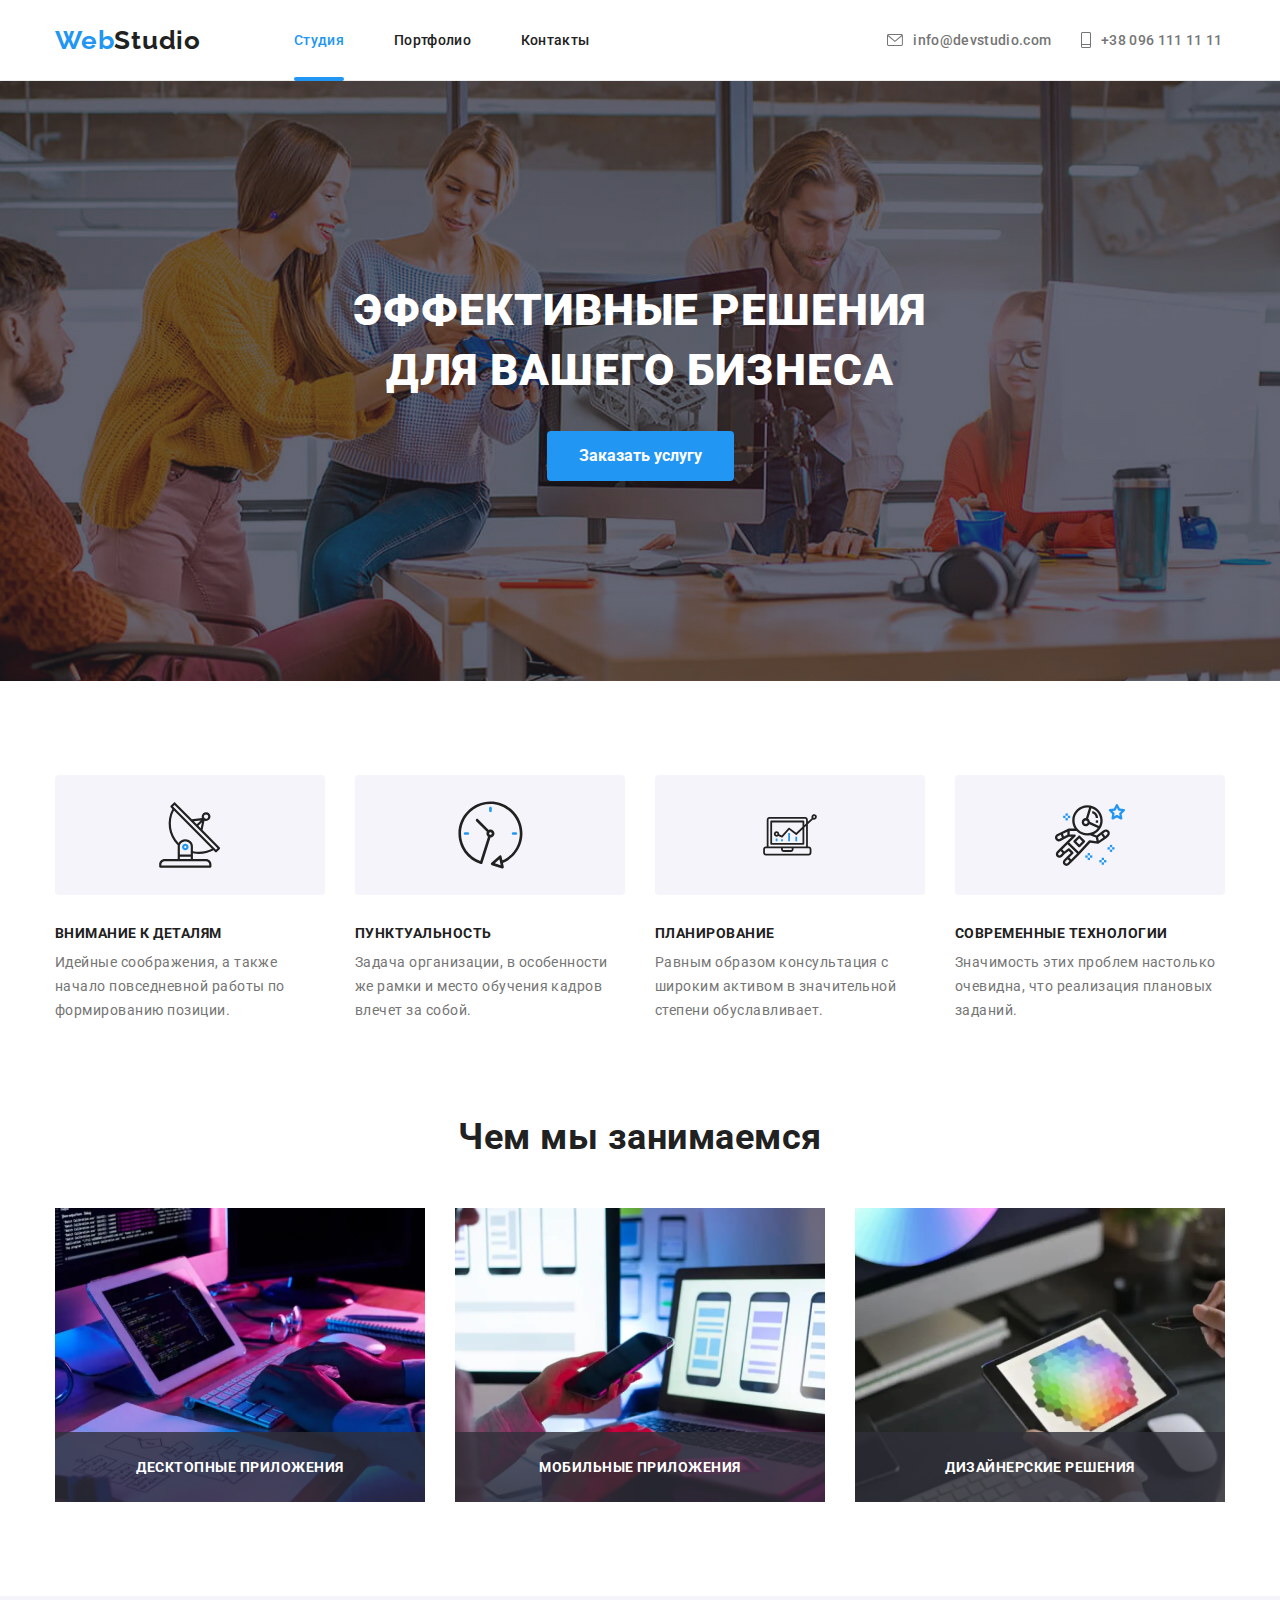
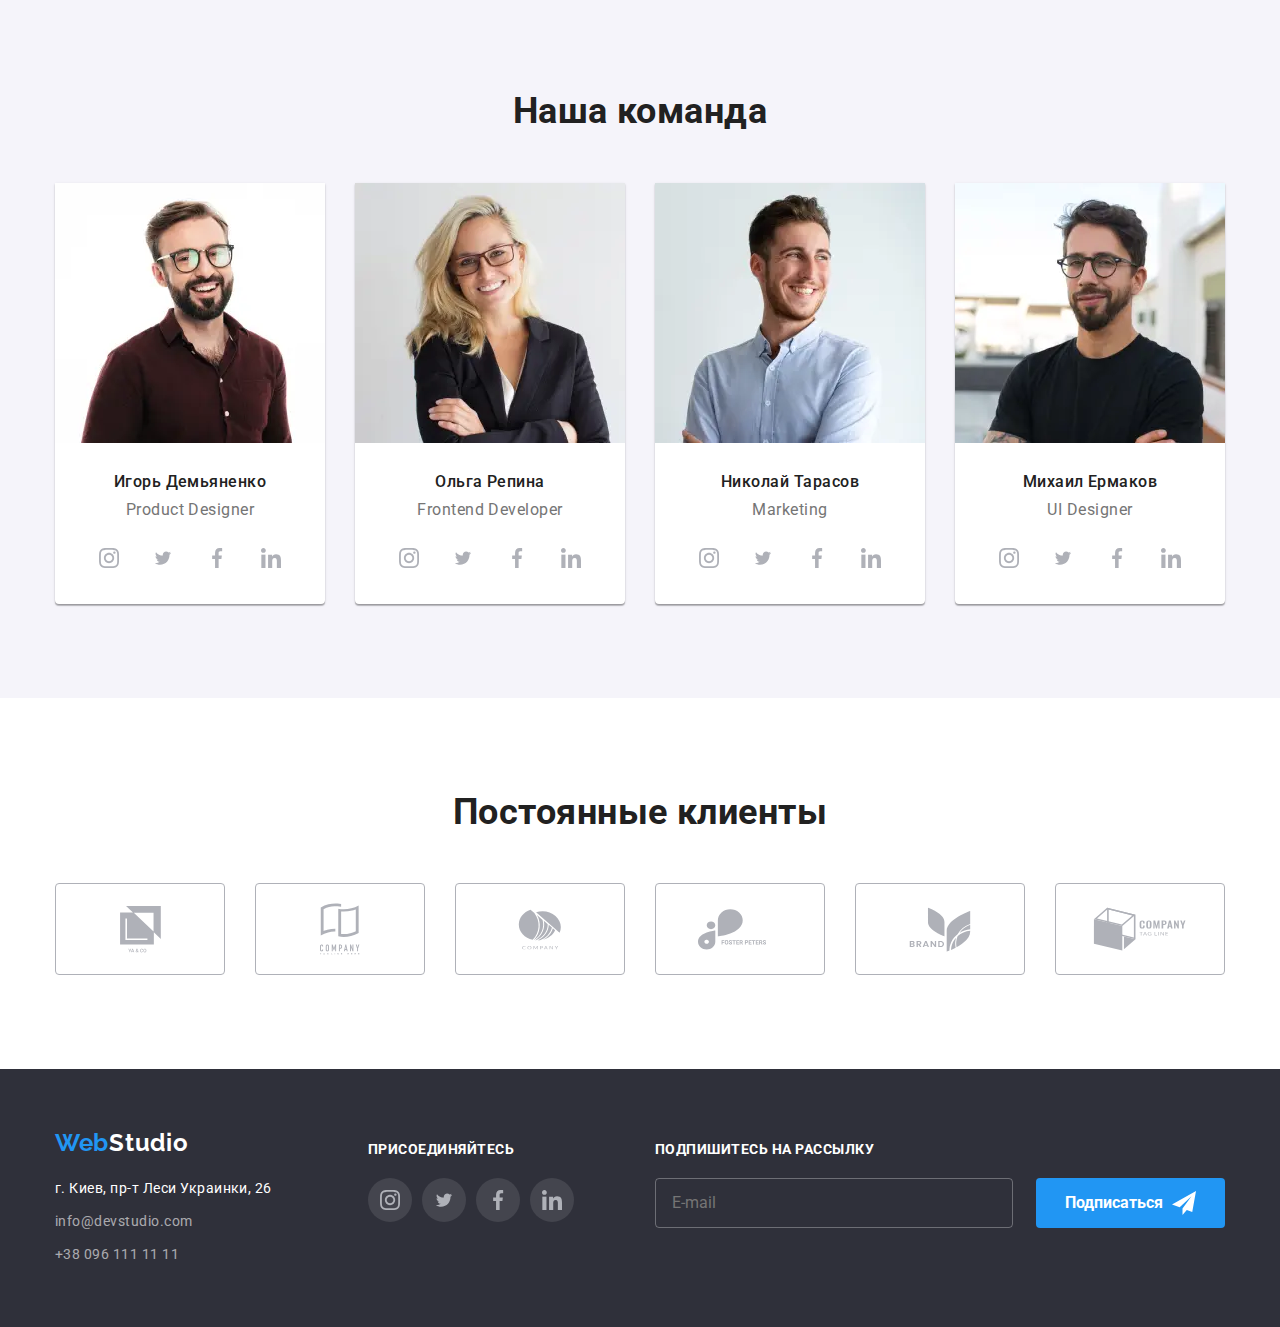
<file: index.html>
<!DOCTYPE html>
<html lang="ru">
  <head>
    <meta charset="UTF-8" />
    <meta http-equiv="X-UA-Compatible" content="IE=edge" />
    <meta name="viewport" content="width=device-width, initial-scale=1.0" />
    <link rel="preconnect" href="https://fonts.gstatic.com" />
    <link
      href="https://fonts.googleapis.com/css2?family=Raleway:wght@700&family=Roboto:wght@400;500;700;900&display=swap"
      rel="stylesheet"
    />
    <link
      rel="stylesheet"
      href="https://cdnjs.cloudflare.com/ajax/libs/modern-normalize/1.0.0/modern-normalize.min.css"
    />
    <link rel="stylesheet" href="./css/main.min.css" />
    <title>mainpage</title>
  </head>
  <body>
    <!-- HEADER -->
    <header class="header">
      <div class="header__container container">
        <a href="./index.html" class="site-nav__logo logo logo_theam_dark"
          ><span class="accent">Web</span>Studio</a
        >
        <button class="header__mobile-menu-open" type="button" data-menu-open>
          <svg class="header__open-icon" width="40px" height="40px">
            <use href="./images/icons.svg#mobile-menu-icon"></use>
          </svg>
        </button>
        <div class="header__menu-wrapper" data-menu>
          <div class="header__mobile-container">
            <button class="header__close-button" type="button" data-menu-close>
              <svg class="header__close-icon" width="40px" height="40px">
                <use href="./images/icons.svg#mobile-menu-close-icon"></use>
              </svg>
            </button>
            <nav class="site-nav">
              <ul class="site-nav__pages-link list">
                <li class="site-nav__item">
                  <a href="./index.html" class="site-nav__link"
                    ><span class="site-nav__underline accent">Студия</span></a
                  >
                </li>
                <li class="site-nav__item">
                  <a href="./portfolio.html" class="site-nav__link"
                    >Портфолио</a
                  >
                </li>
                <li class="site-nav__item">
                  <a href="/" class="site-nav__link">Контакты</a>
                </li>
              </ul>
            </nav>
            <ul class="site-nav-contacts list">
              <li class="site-nav-contacts__item">
                <a
                  href="mailto:info@devstudio.com"
                  class="site-nav-contacts__link"
                >
                  <svg
                    class="site-nav-contacts__icon"
                    width="16px"
                    height="12px"
                  >
                    <use href="./images/icons.svg#email"></use>
                  </svg>
                  <span
                    class="
                      site-nav-contacts__link-text site-nav-contacts__email
                    "
                    >info@devstudio.com</span
                  ></a
                >
              </li>
              <li class="site-nav-contacts__item">
                <a href="tel:+380961111111" class="site-nav-contacts__link">
                  <svg
                    class="site-nav-contacts__icon"
                    width="10px"
                    height="16px"
                  >
                    <use href="./images/icons.svg#phone"></use>
                  </svg>

                  <span
                    class="
                      site-nav-contacts__link-text site-nav-contacts__phone
                    "
                    >+38 096 111 11 11</span
                  ></a
                >
              </li>
            </ul>
            <ul class="header-social-list list">
              <li class="header-social-list__item">
                <a href="" class="header-social-list__link">Instagram</a>
              </li>
              <li class="header-social-list__item">
                <a href="" class="header-social-list__link">Twitter</a>
              </li>
              <li class="header-social-list__item">
                <a href="" class="header-social-list__link">Facebook</a>
              </li>
              <li class="header-social-list__item">
                <a href="" class="header-social-list__link">LinkedIn</a>
              </li>
            </ul>
          </div>
        </div>
      </div>
    </header>
    <!-- HERO -->
    <main class="main">
      <section class="hero">
        <h1 class="hero__title">
          Эффективные решения <br />
          для вашего бизнеса
        </h1>
        <button class="hero__button button" type="button" data-modal-open>
          Заказать услугу
        </button>
      </section>
      <section class="strong-points section">
        <div class="strong-points__container container">
          <ul class="strong-points__list list">
            <li class="strong-points__item">
              <div class="strong-points__icon-wrapper">
                <svg class="strong-points__icon" width="65.32px" height="70px">
                  <use href="./images/icons.svg#antenna"></use>
                </svg>
              </div>
              <h3 class="strong-points__title">Внимание к деталям</h3>
              <p class="strong-points__text">
                Идейные соображения, а также начало повседневной работы по
                формированию позиции.
              </p>
            </li>
            <li class="strong-points__item">
              <div class="strong-points__icon-wrapper">
                <svg class="strong-points__icon" width="66.96px" height="70px">
                  <use href="./images/icons.svg#clock"></use>
                </svg>
              </div>
              <h3 class="strong-points__title">Пунктуальность</h3>
              <p class="strong-points__text">
                Задача организации, в особенности же рамки и место обучения
                кадров влечет за собой.
              </p>
            </li>
            <li class="strong-points__item">
              <div class="strong-points__icon-wrapper">
                <svg class="strong-points__icon" width="70px" height="53.69px">
                  <use href="./images/icons.svg#diagram"></use>
                </svg>
              </div>
              <h3 class="strong-points__title">Планирование</h3>
              <p class="strong-points__text">
                Равным образом консультация с широким активом в значительной
                степени обуславливает.
              </p>
            </li>
            <li class="strong-points__item">
              <div class="strong-points__icon-wrapper">
                <svg class="strong-points__icon" width="70px" height="70px">
                  <use href="./images/icons.svg#astronaut"></use>
                </svg>
              </div>
              <h3 class="strong-points__title">Современные технологии</h3>
              <p class="strong-points__text">
                Значимость этих проблем настолько очевидна, что реализация
                плановых заданий.
              </p>
            </li>
          </ul>
        </div>
      </section>
      <!-- WHAT-WE-DO -->
      <section class="what-we-do section">
        <div class="what-we-do__container container">
          <h2 class="what-we-do__title title">Чем мы занимаемся</h2>
          <ul class="what-we-do__list list">
            <li class="what-we-do__item">
              <picture>
                <source
                  srcset="
                    ./images/what-we-do/webp/wedo1.webp   1x,
                    ./images/what-we-do/webp/wedo1x2.webp 2x
                  "
                />
                <source
                  srcset="
                    ./images/what-we-do/jpg/wedo1.jpg   1x,
                    ./images/what-we-do/jpg/wedo1x2.jpg 2x
                  "
                />
                <img
                  class="what-we-do__image"
                  src="./images/what-we-do/jpg/wedo1.jpg"
                  width="370"
                  alt="Программист набирает код"
                />
              </picture>

              <div class="what-we-do__text-wrapper">
                <p class="what-we-do__text">десктопные приложения</p>
              </div>
            </li>
            <li class="what-we-do__item">
              <picture>
                <source
                  srcset="
                    ./images/what-we-do/webp/wedo2.webp   1x,
                    ./images/what-we-do/webp/wedo2x2.webp 2x
                  "
                />
                <source
                  srcset="
                    ./images/what-we-do/jpg/wedo2.jpg   1x,
                    ./images/what-we-do/jpg/wedo2x2.jpg 2x
                  "
                />
                <img
                  class="what-we-do__image"
                  src="./images/what-we-do/jpg/wedo2.jpg"
                  width="370"
                  alt="дизайн смартфонов"
                />
              </picture>

              <div class="what-we-do__text-wrapper">
                <p class="what-we-do__text">мобильные приложения</p>
              </div>
            </li>
            <li class="what-we-do__item">
              <picture>
                <source
                  srcset="
                    ./images/what-we-do/webp/wedo3.webp   1x,
                    ./images/what-we-do/webp/wedo3x2.webp 2x
                  "
                />
                <source
                  srcset="
                    ./images/what-we-do/jpg/wedo3.jpg   1x,
                    ./images/what-we-do/jpg/wedo3x2.jpg 2x
                  "
                />
                <img
                  class="what-we-do__image"
                  src="./images/what-we-do/jpg/wedo3.jpg"
                  width="370"
                  alt="Палитра цветов на планшете"
                />
              </picture>
              <div class="what-we-do__text-wrapper">
                <p class="what-we-do__text">дизайнерские решения</p>
              </div>
            </li>
          </ul>
        </div>
      </section>
      <!-- OUR TEAM -->
      <section class="our-team section">
        <div class="our-team__container container">
          <h2 class="our-team__main-title title">Наша команда</h2>
          <ul class="our-team__list list">
            <li class="our-team__item">
              <picture>
                <source
                  srcset="
                    ./images/our-team/webp/desk-prod-designer.webp   1x,
                    ./images/our-team/webp/desk-prod-designer2x.webp 2x
                  "
                  media="(min-width: 1200px)"
                />
                <source
                  srcset="
                    ./images/our-team/jpg/desk-prod-designer.jpg   1x,
                    ./images/our-team/jpg/desk-prod-designer2x.jpg 2x
                  "
                  media="(min-width: 1200px)"
                />

                <source
                  srcset="
                    ./images/our-team/webp/tablet-prod-designer.webp   1x,
                    ./images/our-team/webp/tablet-prod-designer2x.webp 2x
                  "
                  media="(min-width: 768px)"
                />
                <source
                  srcset="
                    ./images/our-team/jpg/tablet-prod-designer.jpg   1x,
                    ./images/our-team/jpg/tablet-prod-designer2x.jpg 2x
                  "
                  media="(min-width: 768px)"
                />

                <source
                  srcset="
                    ./images/our-team/webp/mobile-prod-designer.webp   1x,
                    ./images/our-team/webp/mobile-prod-designer2x.webp 2x
                  "
                  media="(max-width: 767px)"
                />
                <source
                  srcset="
                    ./images/our-team/jpg/mobile-prod-designer.jpg   1x,
                    ./images/our-team/jpg/mobile-prod-designer2x.jpg 2x
                  "
                  media="(max-width: 767px)"
                />

                <img
                  class="our-team__img"
                  src="./images/our-team/jpg/mobile-prod-designer.jpg"
                  alt="product-designer"
                />
              </picture>
              <h3 class="our-team__title">Игорь Демьяненко</h3>
              <p class="our-team__text">Product Designer</p>
              <ul class="social-list list">
                <li class="social-list__item">
                  <a href="" class="social-list__link"
                    ><svg class="social-list__icon" width="20px" height="20px">
                      <use href="./images/icons.svg#instagram"></use>
                    </svg>
                  </a>
                </li>
                <li class="social-list__item">
                  <a href="" class="social-list__link"
                    ><svg
                      class="social-list__icon"
                      width="20px"
                      height="16.25px"
                    >
                      <use href="./images/icons.svg#twitter"></use>
                    </svg>
                  </a>
                </li>
                <li class="social-list__item">
                  <a href="" class="social-list__link"
                    ><svg class="social-list__icon" width="20px" height="20px">
                      <use href="./images/icons.svg#facebook"></use>
                    </svg>
                  </a>
                </li>
                <li class="social-list__item">
                  <a href="" class="social-list__link"
                    ><svg class="social-list__icon" width="20px" height="20px">
                      <use href="./images/icons.svg#linkedin"></use>
                    </svg>
                  </a>
                </li>
              </ul>
            </li>
            <li class="our-team__item">
              <picture>
                <source
                  srcset="
                    ./images/our-team/webp/desk-front-dev.webp   1x,
                    ./images/our-team/webp/desk-front-dev2x.webp 2x
                  "
                  media="(min-width: 1200px)"
                />
                <source
                  srcset="
                    ./images/our-team/jpg/desk-front-dev.jpg   1x,
                    ./images/our-team/jpg/desk-front-dev2x.jpg 2x
                  "
                  media="(min-width: 1200px)"
                />

                <source
                  srcset="
                    ./images/our-team/webp/tablet-front-dev.webp   1x,
                    ./images/our-team/webp/tablet-front-dev2x.webp 2x
                  "
                  media="(min-width: 768px)"
                />
                <source
                  srcset="
                    ./images/our-team/jpg/tablet-front-dev.jpg   1x,
                    ./images/our-team/jpg/tablet-front-dev2x.jpg 2x
                  "
                  media="(min-width: 768px)"
                />

                <source
                  srcset="
                    ./images/our-team/webp/mobile-front-dev.webp   1x,
                    ./images/our-team/webp/mobile-front-dev2x.webp 2x
                  "
                  media="(max-width: 767px)"
                />
                <source
                  srcset="
                    ./images/our-team/jpg/mobile-front-dev.jpg   1x,
                    ./images/our-team/jpg/mobile-front-dev2x.jpg 2x
                  "
                  media="(max-width: 767px)"
                />

                <img
                  class="our-team__img"
                  src="./images/our-team/jpg/mobile-front-dev.jpg"
                  alt="frontend-developer"
                />
              </picture>

              <h3 class="our-team__title">Ольга Репина</h3>
              <p class="our-team__text">Frontend Developer</p>
              <ul class="social-list list">
                <li class="social-list__item">
                  <a href="" class="social-list__link"
                    ><svg class="social-list__icon" width="20px" height="20px">
                      <use href="./images/icons.svg#instagram"></use>
                    </svg>
                  </a>
                </li>
                <li class="social-list__item">
                  <a href="" class="social-list__link"
                    ><svg
                      class="social-list__icon"
                      width="20px"
                      height="16.25px"
                    >
                      <use href="./images/icons.svg#twitter"></use>
                    </svg>
                  </a>
                </li>
                <li class="social-list__item">
                  <a href="" class="social-list__link"
                    ><svg class="social-list__icon" width="20px" height="20px">
                      <use href="./images/icons.svg#facebook"></use>
                    </svg>
                  </a>
                </li>
                <li class="social-list__item">
                  <a href="" class="social-list__link"
                    ><svg class="social-list__icon" width="20px" height="20px">
                      <use href="./images/icons.svg#linkedin"></use>
                    </svg>
                  </a>
                </li>
              </ul>
            </li>
            <li class="our-team__item">
              <picture>
                <source
                  srcset="
                    ./images/our-team/webp/desk-marketing.webp   1x,
                    ./images/our-team/webp/desk-marketing2x.webp 2x
                  "
                  media="(min-width: 1200px)"
                />
                <source
                  srcset="
                    ./images/our-team/jpg/desk-marketing.jpg   1x,
                    ./images/our-team/jpg/desk-marketing2x.jpg 2x
                  "
                  media="(min-width: 1200px)"
                />

                <source
                  srcset="
                    ./images/our-team/webp/tablet-marketing.webp   1x,
                    ./images/our-team/webp/tablet-marketing2x.webp 2x
                  "
                  media="(min-width: 768px)"
                />
                <source
                  srcset="
                    ./images/our-team/jpg/tablet-marketing.jpg   1x,
                    ./images/our-team/jpg/tablet-marketing2x.jpg 2x
                  "
                  media="(min-width: 768px)"
                />

                <source
                  srcset="
                    ./images/our-team/webp/mobile-marketing.webp   1x,
                    ./images/our-team/webp/mobile-marketing2x.webp 2x
                  "
                  media="(max-width: 767px)"
                />
                <source
                  srcset="
                    ./images/our-team/jpg/mobile-marketing.jpg   1x,
                    ./images/our-team/jpg/mobile-marketing2x.jpg 2x
                  "
                  media="(max-width: 767px)"
                />

                <img
                  class="our-team__img"
                  src="./images/our-team/jpg/mobile-marketing.jpg"
                  alt="marketing"
                />
              </picture>

              <h3 class="our-team__title">Николай Тарасов</h3>
              <p class="our-team__text">Marketing</p>
              <ul class="social-list list">
                <li class="social-list__item">
                  <a href="" class="social-list__link"
                    ><svg class="social-list__icon" width="20px" height="20px">
                      <use href="./images/icons.svg#instagram"></use>
                    </svg>
                  </a>
                </li>
                <li class="social-list__item">
                  <a href="" class="social-list__link"
                    ><svg
                      class="social-list__icon"
                      width="20px"
                      height="16.25px"
                    >
                      <use href="./images/icons.svg#twitter"></use>
                    </svg>
                  </a>
                </li>
                <li class="social-list__item">
                  <a href="" class="social-list__link"
                    ><svg class="social-list__icon" width="20px" height="20px">
                      <use href="./images/icons.svg#facebook"></use>
                    </svg>
                  </a>
                </li>
                <li class="social-list__item">
                  <a href="" class="social-list__link"
                    ><svg class="social-list__icon" width="20px" height="20px">
                      <use href="./images/icons.svg#linkedin"></use>
                    </svg>
                  </a>
                </li>
              </ul>
            </li>
            <li class="our-team__item">
              <picture>
                <source
                  srcset="
                    ./images/our-team/webp/desk-ux-designer.webp   1x,
                    ./images/our-team/webp/desk-ux-designer2x.webp 2x
                  "
                  media="(min-width: 1200px)"
                />
                <source
                  srcset="
                    ./images/our-team/jpg/desk-ux-designer.jpg   1x,
                    ./images/our-team/jpg/desk-ux-designer2x.jpg 2x
                  "
                  media="(min-width: 1200px)"
                />

                <source
                  srcset="
                    ./images/our-team/webp/tablet-ux-designer.webp   1x,
                    ./images/our-team/webp/tablet-ux-designer2x.webp 2x
                  "
                  media="(min-width: 768px)"
                />
                <source
                  srcset="
                    ./images/our-team/jpg/ablet-ux-designer.jpg   1x,
                    ./images/our-team/jpg/ablet-ux-designer2x.jpg 2x
                  "
                  media="(min-width: 768px)"
                />

                <source
                  srcset="
                    ./images/our-team/webp/mobile-ux-designer.webp   1x,
                    ./images/our-team/webp/mobile-ux-designer2x.webp 2x
                  "
                  media="(max-width: 767px)"
                />
                <source
                  srcset="
                    ./images/our-team/jpg/mobile-ux-designer.jpg   1x,
                    ./images/our-team/jpg/mobile-ux-designer2x.jpg 2x
                  "
                  media="(max-width: 767px)"
                />

                <img
                  class="our-team__img"
                  src="./images/our-team/jpg/mobile-ux-designer.jpg"
                  alt="ui-designer"
                />
              </picture>

              <h3 class="our-team__title">Михаил Ермаков</h3>
              <p class="our-team__text">UI Designer</p>
              <ul class="social-list list">
                <li class="social-list__item">
                  <a href="" class="social-list__link"
                    ><svg class="social-list__icon" width="20px" height="20px">
                      <use href="./images/icons.svg#instagram"></use>
                    </svg>
                  </a>
                </li>
                <li class="social-list__item">
                  <a href="" class="social-list__link"
                    ><svg
                      class="social-list__icon"
                      width="20px"
                      height="16.25px"
                    >
                      <use href="./images/icons.svg#twitter"></use>
                    </svg>
                  </a>
                </li>
                <li class="social-list__item">
                  <a href="" class="social-list__link"
                    ><svg class="social-list__icon" width="20px" height="20px">
                      <use href="./images/icons.svg#facebook"></use>
                    </svg>
                  </a>
                </li>
                <li class="social-list__item">
                  <a href="" class="social-list__link"
                    ><svg class="social-list__icon" width="20px" height="20px">
                      <use href="./images/icons.svg#linkedin"></use>
                    </svg>
                  </a>
                </li>
              </ul>
            </li>
          </ul>
        </div>
      </section>
      <!-- CLIENTS -->
      <section class="clients section">
        <div class="clients__container container">
          <h2 class="clients__title title">Постоянные клиенты</h2>
          <ul class="clients__list list">
            <li class="clients__item">
              <a class="clients__link" href="">
                <svg class="clients__icon" width="41px" height="46.7px">
                  <use href="./images/icons.svg#client1"></use>
                </svg>
              </a>
            </li>
            <li class="clients__item">
              <a class="clients__link" href="">
                <svg class="clients__icon" width="40px" height="52px">
                  <use href="./images/icons.svg#client2"></use>
                </svg>
              </a>
            </li>
            <li class="clients__item">
              <a class="clients__link" href="">
                <svg class="clients__icon" width="43.46px" height="40.62px">
                  <use href="./images/icons.svg#client3"></use>
                </svg>
              </a>
            </li>
            <li class="clients__item">
              <a class="clients__link" href="">
                <svg class="clients__icon" width="84.44px" height="46.7px">
                  <use href="./images/icons.svg#client4"></use>
                </svg>
              </a>
            </li>
            <li class="clients__item">
              <a class="clients__link" href="">
                <svg class="clients__icon" width="62.54px" height="45.43px">
                  <use href="./images/icons.svg#client5"></use>
                </svg>
              </a>
            </li>
            <li class="clients__item">
              <a class="clients__link" href="">
                <svg class="clients__icon" width="93.79px" height="43.93px">
                  <use href="./images/icons.svg#client6"></use>
                </svg>
              </a>
            </li>
          </ul>
        </div>
      </section>
    </main>
    <!-- FOOTER -->
    <footer class="footer">
      <div class="footer__container container">
        <div class="address">
          <a href="/" class="address__logo logo"
            ><span class="accent">Web</span>Studio</a
          >
          <address class="address__wrapper">
            <p class="address__text">г. Киев, пр-т Леси Украинки, 26</p>
            <a class="address__item" href="mailto:info@devstudio.com"
              >info@devstudio.com</a
            ><br />
            <a class="address__item" href="tel:+380961111111"
              >+38 096 111 11 11</a
            >
          </address>
        </div>
        <!-- FOOTER-JOIN-US -->
        <div class="social-container">
          <h2 class="social-container__title">Присоединяйтесь</h2>
          <ul class="social-list list">
            <li class="social-list__item">
              <a href="" class="social-list__link social-list__link_theme_dark"
                ><svg
                  class="social-list__icon social-list__icon_theme_dark"
                  width="20px"
                  height="20px"
                >
                  <use href="./images/icons.svg#instagram"></use>
                </svg>
              </a>
            </li>
            <li class="social-list__item">
              <a href="" class="social-list__link social-list__link_theme_dark"
                ><svg
                  class="social-list__icon social-list__icon_theme_dark"
                  width="20px"
                  height="16.25px"
                >
                  <use href="./images/icons.svg#twitter"></use>
                </svg>
              </a>
            </li>
            <li class="social-list__item">
              <a href="" class="social-list__link social-list__link_theme_dark"
                ><svg
                  class="social-list__icon social-list__icon_theme_dark"
                  width="20px"
                  height="20px"
                >
                  <use href="./images/icons.svg#facebook"></use>
                </svg>
              </a>
            </li>
            <li class="social-list__item">
              <a href="" class="social-list__link social-list__link_theme_dark"
                ><svg
                  class="social-list__icon social-list__icon_theme_dark"
                  width="20px"
                  height="20px"
                >
                  <use href="./images/icons.svg#linkedin"></use>
                </svg>
              </a>
            </li>
          </ul>
        </div>
        <div class="subscribe">
          <h2 class="subscribe__title">подпишитесь на рассылку</h2>
          <form class="subscribe-form">
            <input
              class="subscribe-form__email-input"
              type="email"
              placeholder="E-mail"
            />
            <button type="submit" class="subscribe-form__button button">
              Подписаться
            </button>
          </form>
        </div>
      </div>
    </footer>
    <!-- MODAL -->
    <div class="backdrop is-hidden" data-modal>
      <div class="modal">
        <h2 class="modal__title">Оставьте свои данные, мы вам перезвоним</h2>
        <button class="modal__close-button" type="button" data-modal-close>
          <svg class="modal__close-icon" width="18px" height="18px">
            <use href="./images/icons.svg#close-button"></use>
          </svg>
        </button>
        <form class="modal-form">
          <label class="modal-form__label" for="name">Имя</label>
          <div class="modal-form__input-wrapper">
            <input class="modal-form__input" type="text" id="name" />
            <svg class="modal-form__icon" width="18px" height="18px">
              <use href="./images/icons.svg#person"></use>
            </svg>
          </div>

          <label class="modal-form__label" for="phone">Телефон</label>
          <div class="modal-form__input-wrapper">
            <input class="modal-form__input" type="text" id="phone" />
            <svg class="modal-form__icon" width="18px" height="18px">
              <use href="./images/icons.svg#phone1"></use>
            </svg>
          </div>

          <label class="modal-form__label" for="email">Почта</label>
          <div class="modal-form__input-wrapper">
            <input class="modal-form__input" type="text" id="email" />
            <svg class="modal-form__icon" width="18px" height="18px">
              <use href="./images/icons.svg#email1"></use>
            </svg>
          </div>

          <label class="modal-form__label" for="comment">Комментарий</label>
          <textarea
            class="modal-form__comment"
            id="comment"
            rows="8"
            placeholder="Введите текст"
          ></textarea>
          <!-- AGREEMENT -->
          <div class="modal-form__agreement-wrapper">
            <input
              class="modal-form__checkbox"
              type="checkbox"
              id="agreement"
            />
            <span class="modal-form__new-checkbox"></span>
            <label class="modal-form__agreement-label" for="agreement"
              >Соглашаюсь с рассылкой и принимаю
              <a href="" class="modal-form__agreement-link"
                >Условия договора</a
              ></label
            >
          </div>

          <button type="submit" class="modal-form__button button">
            Отправить
          </button>
        </form>
      </div>
    </div>
    <!-- JS-CONNECTION -->
    <script src="./js/modal.js"></script>
    <script src="./js/mobile-menu.js"></script>
  </body>
</html>
</file>
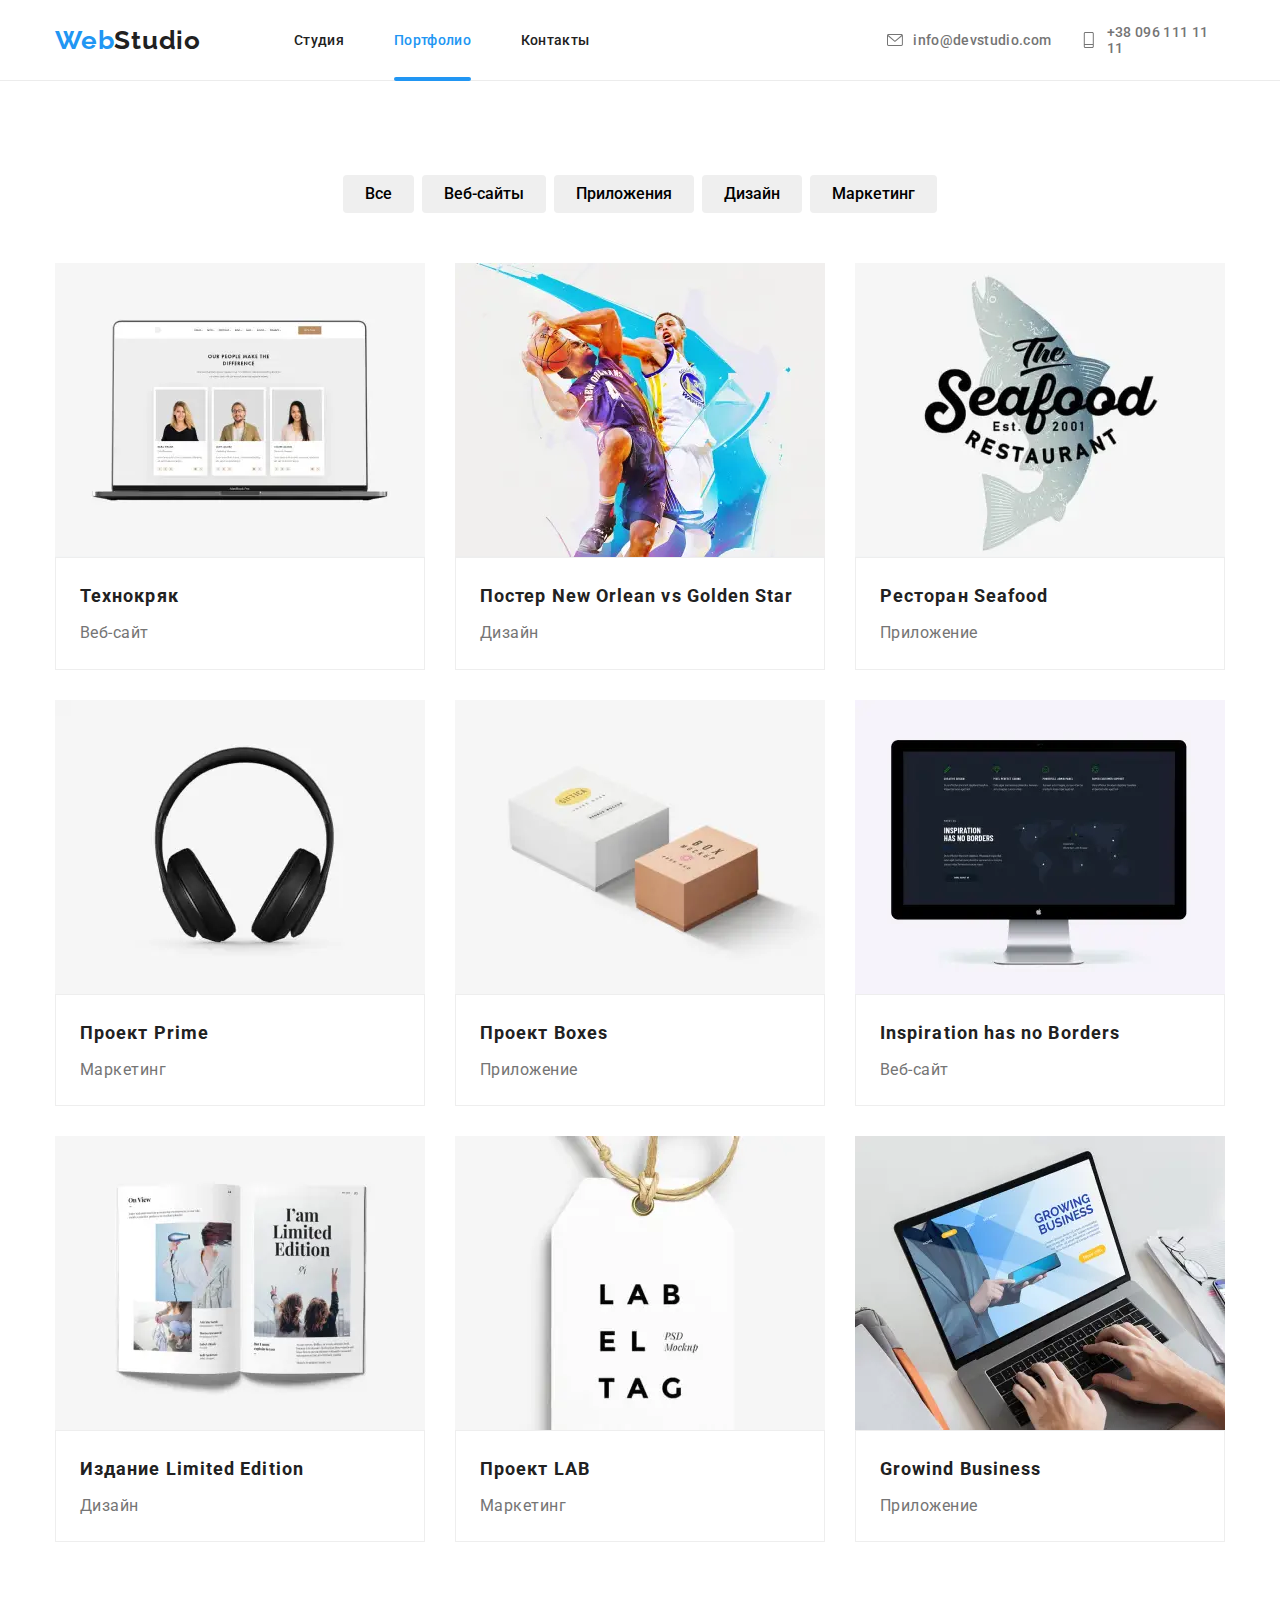
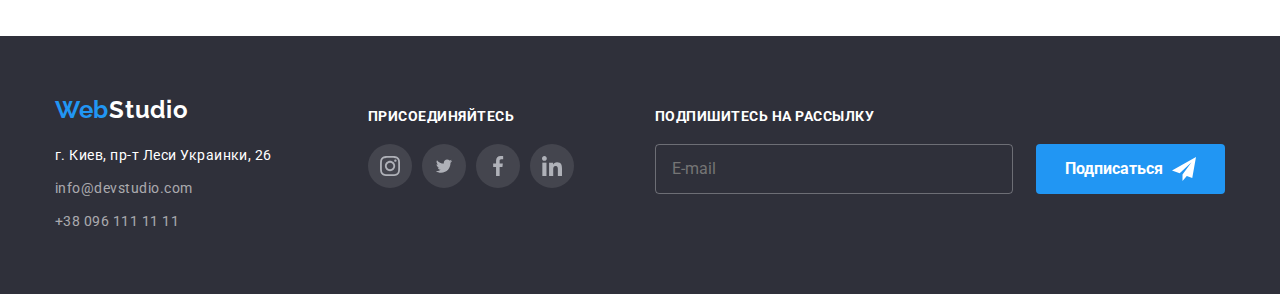
<file: portfolio.html>
<!DOCTYPE html>
<html lang="ru">
  <head>
    <meta charset="UTF-8" />
    <meta http-equiv="X-UA-Compatible" content="IE=edge" />
    <meta name="viewport" content="width=device-width, initial-scale=1.0" />
    <link rel="preconnect" href="https://fonts.gstatic.com" />
    <link
      href="https://fonts.googleapis.com/css2?family=Raleway:wght@700&family=Roboto:wght@400;500;700;900&display=swap"
      rel="stylesheet"
    />
    <link
      rel="stylesheet"
      href="https://cdnjs.cloudflare.com/ajax/libs/modern-normalize/1.0.0/modern-normalize.min.css"
    />
    <link rel="stylesheet" href="./css/portfolio.min.css" />
    <title lang="en">Homework-8</title>
  </head>
  <body>
    <!-- HEADER -->
    <header class="header">
      <div class="header__container container">
        <a href="./index.html" class="site-nav__logo logo logo_theam_dark"
          ><span class="accent">Web</span>Studio</a
        >
        <button class="header__mobile-menu-open" type="button" data-menu-open>
          <svg class="header__open-icon" width="40px" height="40px">
            <use href="./images/icons.svg#mobile-menu-icon"></use>
          </svg>
        </button>
        <div class="header__menu-wrapper" data-menu>
          <div class="header__mobile-container">
            <button class="header__close-button" type="button" data-menu-close>
              <svg class="header__close-icon" width="40px" height="40px">
                <use href="./images/icons.svg#mobile-menu-close-icon"></use>
              </svg>
            </button>
            <nav class="site-nav">
              <ul class="site-nav__pages-link list">
                <li class="site-nav__item">
                  <a href="./index.html" class="site-nav__link">Студия</a>
                </li>
                <li class="site-nav__item">
                  <a href="./portfolio.html" class="site-nav__link"
                    ><span class="site-nav__underline accent"
                      >Портфолио</span
                    ></a
                  >
                </li>
                <li class="site-nav__item">
                  <a href="/" class="site-nav__link">Контакты</a>
                </li>
              </ul>
            </nav>
            <ul class="site-nav-contacts list">
              <li class="site-nav-contacts__item">
                <a
                  href="mailto:info@devstudio.com"
                  class="site-nav-contacts__link"
                >
                  <svg
                    class="site-nav-contacts__icon"
                    width="16px"
                    height="12px"
                  >
                    <use href="./images/icons.svg#email"></use>
                  </svg>
                  <span
                    class="
                      site-nav-contacts__link-text site-nav-contacts__email
                    "
                    >info@devstudio.com</span
                  ></a
                >
              </li>
              <li class="site-nav-contacts__item">
                <a href="tel:+380961111111" class="site-nav-contacts__link">
                  <svg
                    class="site-nav-contacts__icon"
                    width="16px"
                    height="16px"
                  >
                    <use href="./images/icons.svg#phone"></use>
                  </svg>
                  <span
                    class="
                      site-nav-contacts__link-text site-nav-contacts__phone
                    "
                    >+38 096 111 11 11</span
                  ></a
                >
              </li>
            </ul>
            <ul class="header-social-list list">
              <li class="header-social-list__item">
                <a href="" class="header-social-list__link">Instagram</a>
              </li>
              <li class="header-social-list__item">
                <a href="" class="header-social-list__link">Twitter</a>
              </li>
              <li class="header-social-list__item">
                <a href="" class="header-social-list__link">Facebook</a>
              </li>
              <li class="header-social-list__item">
                <a href="" class="header-social-list__link">LinkedIn</a>
              </li>
            </ul>
          </div>
        </div>
      </div>
    </header>
    <!-- FILTERS -->
    <main class="main">
      <section class="portfolio section">
        <div class="portfolio__container container">
          <ul class="portfolio-buttons-list list">
            <li class="portfolio-buttons-list__item">
              <button
                class="portfolio-buttons-list__button button"
                type="button"
              >
                Все
              </button>
            </li>
            <li class="portfolio-buttons-list__item">
              <button
                class="portfolio-buttons-list__button button"
                type="button"
              >
                Веб-сайты
              </button>
            </li>
            <li class="portfolio-buttons-list__item">
              <button
                class="portfolio-buttons-list__button button"
                type="button"
              >
                Приложения
              </button>
            </li>
            <li class="portfolio-buttons-list__item">
              <button
                class="portfolio-buttons-list__button button"
                type="button"
              >
                Дизайн
              </button>
            </li>
            <li class="portfolio-buttons-list__item">
              <button
                class="portfolio-buttons-list__button button"
                type="button"
              >
                Маркетинг
              </button>
            </li>
          </ul>
          <!-- WORK-LIST -->
          <ul class="portfolio-works-list list">
            <li class="portfolio-works-list__item">
              <a class="portfolio-works-list__link" href="">
                <div class="portfolio-works-list__image-wrapper">
                  <picture>
                    <source
                      srcset="
                        ./images/portfolio-works/webp/desk-tech.webp   1x,
                        ./images/portfolio-works/webp/desk-tech2x.webp 2x
                      "
                      media="(min-width: 1200px)"
                    />
                    <source
                      srcset="
                        ./images/portfolio-works/jpg/desk-tech.jpg   1x,
                        ./images/portfolio-works/jpg/desk-tech2x.jpg 2x
                      "
                      media="(min-width: 1200px)"
                    />

                    <source
                      srcset="
                        ./images/portfolio-works/webp/tablet-tech.webp   1x,
                        ./images/portfolio-works/webp/tablet-tech2x.webp 2x
                      "
                      media="(min-width: 768px)"
                    />
                    <source
                      srcset="
                        ./images/portfolio-works/jpg/tablet-tech.jpg   1x,
                        ./images/portfolio-works/jpg/tablet-tech2x.jpg 2x
                      "
                      media="(min-width: 768px)"
                    />

                    <source
                      srcset="
                        ./images/portfolio-works/webp/mobile-tech.webp   1x,
                        ./images/portfolio-works/webp/mobile-tech2x.webp 2x
                      "
                      media="(max-width: 767px)"
                    />
                    <source
                      srcset="
                        ./images/portfolio-works/jpg/mobile-tech.jpg   1x,
                        ./images/portfolio-works/jpg/mobile-tech2x.jpg 2x
                      "
                      media="(max-width: 767px)"
                    />

                    <img
                      class="portfolio-works-list__image"
                      src="./images/portfolio-works/jpg/mobile-tech.jpg"
                      alt="Сайт на ноутбуке"
                    />
                  </picture>

                  <div class="portfolio-works-list__text-wrapper">
                    <p class="portfolio-works-list__hover-text">
                      Lorem ipsum dolor, sit amet consectetur adipisicing elit.
                      Reiciendis quas quidem libero eligendi sequi ab laboriosam
                      molestiae animi reprehenderit laborum quia vitae commodi
                      dolores, voluptas consequuntur blanditiis dolore nobis
                      dignissimos.
                    </p>
                  </div>
                </div>
                <div class="portfolio-works-list__item-context">
                  <h2 class="portfolio-works-list__title">Технокряк</h2>
                  <p class="portfolio-works-list__text">Веб-сайт</p>
                </div>
              </a>
            </li>
            <li class="portfolio-works-list__item">
              <a class="portfolio-works-list__link" href="">
                <div class="portfolio-works-list__image-wrapper">
                  <picture>
                    <source
                      srcset="
                        ./images/portfolio-works/webp/desk-basketball.webp   1x,
                        ./images/portfolio-works/webp/desk-basketball2x.webp 2x
                      "
                      media="(min-width: 1200px)"
                    />
                    <source
                      srcset="
                        ./images/portfolio-works/jpg/desk-basketball.jpg   1x,
                        ./images/portfolio-works/jpg/desk-basketball2x.jpg 2x
                      "
                      media="(min-width: 1200px)"
                    />

                    <source
                      srcset="
                        ./images/portfolio-works/webp/tablet-basketball.webp   1x,
                        ./images/portfolio-works/webp/tablet-basketball2x.webp 2x
                      "
                      media="(min-width: 768px)"
                    />
                    <source
                      srcset="
                        ./images/portfolio-works/jpg/tablet-basketball.jpg   1x,
                        ./images/portfolio-works/jpg/tablet-basketball2x.jpg 2x
                      "
                      media="(min-width: 768px)"
                    />

                    <source
                      srcset="
                        ./images/portfolio-works/webp/mobile-basketball.webp   1x,
                        ./images/portfolio-works/webp/mobile-basketball2x.webp 2x
                      "
                      media="(max-width: 767px)"
                    />
                    <source
                      srcset="
                        ./images/portfolio-works/jpg/mobile-basketball.jpg   1x,
                        ./images/portfolio-works/jpg/mobile-basketball2x.jpg 2x
                      "
                      media="(max-width: 767px)"
                    />

                    <img
                      class="portfolio-works-list__image"
                      src="./images/portfolio-works/jpg/mobile-basketball.jpg"
                      alt="Баскетболисты играют"
                    />
                  </picture>

                  <div class="portfolio-works-list__text-wrapper">
                    <p class="portfolio-works-list__hover-text">
                      Lorem ipsum dolor sit amet, consectetur adipisicing elit.
                      Quod quaerat harum consequuntur culpa modi. Pariatur esse
                      hic unde, saepe assumenda consequatur nobis reprehenderit
                      quidem! Iure dolores quibusdam praesentium consectetur in!
                    </p>
                  </div>
                </div>
                <div class="portfolio-works-list__item-context">
                  <h2 class="portfolio-works-list__title">
                    Постер New Orlean vs Golden Star
                  </h2>
                  <p class="portfolio-works-list__text">Дизайн</p>
                </div>
              </a>
            </li>
            <li class="portfolio-works-list__item">
              <a class="portfolio-works-list__link" href="">
                <div class="portfolio-works-list__image-wrapper">
                  <picture>
                    <source
                      srcset="
                        ./images/portfolio-works/webp/desk-seafood.webp   1x,
                        ./images/portfolio-works/webp/desk-seafood2x.webp 2x
                      "
                      media="(min-width: 1200px)"
                    />
                    <source
                      srcset="
                        ./images/portfolio-works/jpg/desk-seafood.jpg   1x,
                        ./images/portfolio-works/jpg/desk-seafood2x.jpg 2x
                      "
                      media="(min-width: 1200px)"
                    />

                    <source
                      srcset="
                        ./images/portfolio-works/webp/tablet-seafood.webp   1x,
                        ./images/portfolio-works/webp/tablet-seafood2x.webp 2x
                      "
                      media="(min-width: 768px)"
                    />
                    <source
                      srcset="
                        ./images/portfolio-works/jpg/tablet-seafood.jpg   1x,
                        ./images/portfolio-works/jpg/tablet-seafood2x.jpg 2x
                      "
                      media="(min-width: 768px)"
                    />

                    <source
                      srcset="
                        ./images/portfolio-works/webp/mobile-seafood.webp   1x,
                        ./images/portfolio-works/webp/mobile-seafood2x.webp 2x
                      "
                      media="(max-width: 767px)"
                    />
                    <source
                      srcset="
                        ./images/portfolio-works/jpg/mobile-seafood.jpg   1x,
                        ./images/portfolio-works/jpg/mobile-seafood2x.jpg 2x
                      "
                      media="(max-width: 767px)"
                    />

                    <img
                      class="portfolio-works-list__image"
                      src="./images/portfolio-works/jpg/mobile-seafood.jpg"
                      alt="Логотип ресторана"
                    />
                  </picture>

                  <div class="portfolio-works-list__text-wrapper">
                    <p class="portfolio-works-list__hover-text">
                      Lorem ipsum dolor sit, amet consectetur adipisicing elit.
                      Voluptatum tempore repudiandae, temporibus voluptate
                      reprehenderit placeat explicabo vitae atque numquam.
                      Explicabo nulla quisquam reprehenderit! Adipisci tenetur
                      ducimus dolore repellat similique repellendus!
                    </p>
                  </div>
                </div>
                <div class="portfolio-works-list__item-context">
                  <h2 class="portfolio-works-list__title">Ресторан Seafood</h2>
                  <p class="portfolio-works-list__text">Приложение</p>
                </div>
              </a>
            </li>
            <li class="portfolio-works-list__item">
              <a class="portfolio-works-list__link" href="">
                <div class="portfolio-works-list__image-wrapper">
                  <picture>
                    <source
                      srcset="
                        ./images/portfolio-works/webp/desk-headphones.webp   1x,
                        ./images/portfolio-works/webp/desk-headphones2x.webp 2x
                      "
                      media="(min-width: 1200px)"
                    />
                    <source
                      srcset="
                        ./images/portfolio-works/jpg/desk-headphones.jpg   1x,
                        ./images/portfolio-works/jpg/desk-headphones2x.jpg 2x
                      "
                      media="(min-width: 1200px)"
                    />

                    <source
                      srcset="
                        ./images/portfolio-works/webp/tablet-headphones.webp   1x,
                        ./images/portfolio-works/webp/tablet-headphones2x.webp 2x
                      "
                      media="(min-width: 768px)"
                    />
                    <source
                      srcset="
                        ./images/portfolio-works/jpg/tablet-headphones.jpg   1x,
                        ./images/portfolio-works/jpg/tablet-headphones2x.jpg 2x
                      "
                      media="(min-width: 768px)"
                    />

                    <source
                      srcset="
                        ./images/portfolio-works/webp/mobile-headphones.webp   1x,
                        ./images/portfolio-works/webp/mobile-headphones2x.webp 2x
                      "
                      media="(max-width: 767px)"
                    />
                    <source
                      srcset="
                        ./images/portfolio-works/jpg/mobile-headphones.jpg   1x,
                        ./images/portfolio-works/jpg/mobile-headphones2x.jpg 2x
                      "
                      media="(max-width: 767px)"
                    />

                    <img
                      class="portfolio-works-list__image"
                      src="./images/portfolio-works/jpg/mobile-headphones.jpg"
                      alt="Студийные наушники"
                    />
                  </picture>

                  <div class="portfolio-works-list__text-wrapper">
                    <p class="portfolio-works-list__hover-text">
                      Lorem, ipsum dolor sit amet consectetur adipisicing elit.
                      Esse consectetur natus inventore corporis veritatis
                      debitis sed earum voluptatem odit. A reiciendis temporibus
                      similique dolores voluptates qui blanditiis aliquam
                      excepturi doloribus.
                    </p>
                  </div>
                </div>
                <div class="portfolio-works-list__item-context">
                  <h2 class="portfolio-works-list__title">Проект Prime</h2>
                  <p class="portfolio-works-list__text">Маркетинг</p>
                </div>
              </a>
            </li>
            <li class="portfolio-works-list__item">
              <a class="portfolio-works-list__link" href="">
                <div class="portfolio-works-list__image-wrapper">
                  <picture>
                    <source
                      srcset="
                        ./images/portfolio-works/webp/desk-boxes.webp   1x,
                        ./images/portfolio-works/webp/desk-boxes2x.webp 2x
                      "
                      media="(min-width: 1200px)"
                    />
                    <source
                      srcset="
                        ./images/portfolio-works/jpg/desk-boxes.jpg   1x,
                        ./images/portfolio-works/jpg/desk-boxes2x.jpg 2x
                      "
                      media="(min-width: 1200px)"
                    />

                    <source
                      srcset="
                        ./images/portfolio-works/webp/tablet-boxes.webp   1x,
                        ./images/portfolio-works/webp/tablet-boxes2x.webp 2x
                      "
                      media="(min-width: 768px)"
                    />
                    <source
                      srcset="
                        ./images/portfolio-works/jpg/tablet-boxes.jpg   1x,
                        ./images/portfolio-works/jpg/tablet-boxes2x.jpg 2x
                      "
                      media="(min-width: 768px)"
                    />

                    <source
                      srcset="
                        ./images/portfolio-works/webp/mobile-boxes.webp   1x,
                        ./images/portfolio-works/webp/mobile-boxes2x.webp 2x
                      "
                      media="(max-width: 767px)"
                    />
                    <source
                      srcset="
                        ./images/portfolio-works/jpg/mobile-boxes.jpg   1x,
                        ./images/portfolio-works/jpg/mobile-boxes2x.jpg 2x
                      "
                      media="(max-width: 767px)"
                    />

                    <img
                      class="portfolio-works-list__image"
                      src="./images/portfolio-works/jpg/mobile-boxes.jpg"
                      alt="Две коробки"
                    />
                  </picture>

                  <div class="portfolio-works-list__text-wrapper">
                    <p class="portfolio-works-list__hover-text">
                      Lorem, ipsum dolor sit amet consectetur adipisicing elit.
                      Nostrum ipsa sunt quae doloremque ipsum vel officia
                      minima, minus esse autem hic illo iste blanditiis magnam
                      maxime dolor debitis impedit facere?
                    </p>
                  </div>
                </div>
                <div class="portfolio-works-list__item-context">
                  <h2 class="portfolio-works-list__title">Проект Boxes</h2>
                  <p class="portfolio-works-list__text">Приложение</p>
                </div>
              </a>
            </li>
            <li class="portfolio-works-list__item">
              <a class="portfolio-works-list__link" href="">
                <div class="portfolio-works-list__image-wrapper">
                  <picture>
                    <source
                      srcset="
                        ./images/portfolio-works/webp/desk-mac.webp   1x,
                        ./images/portfolio-works/webp/desk-mac2x.webp 2x
                      "
                      media="(min-width: 1200px)"
                    />
                    <source
                      srcset="
                        ./images/portfolio-works/jpg/desk-mac.jpg   1x,
                        ./images/portfolio-works/jpg/desk-mac2x.jpg 2x
                      "
                      media="(min-width: 1200px)"
                    />

                    <source
                      srcset="
                        ./images/portfolio-works/webp/tablet-mac.webp   1x,
                        ./images/portfolio-works/webp/tablet-mac2x.webp 2x
                      "
                      media="(min-width: 768px)"
                    />
                    <source
                      srcset="
                        ./images/portfolio-works/jpg/tablet-mac.jpg   1x,
                        ./images/portfolio-works/jpg/tablet-mac2x.jpg 2x
                      "
                      media="(min-width: 768px)"
                    />

                    <source
                      srcset="
                        ./images/portfolio-works/webp/mobile-mac.webp   1x,
                        ./images/portfolio-works/webp/mobile-mac2x.webp 2x
                      "
                      media="(max-width: 767px)"
                    />
                    <!-- ЯПАДЛОНЕНАВИЖУЭТИДОЛБАННЫЕКАРТИНКИ!!! -->
                    <source
                      srcset="
                        ./images/portfolio-works/jpg/mobile-mac.jpg   1x,
                        ./images/portfolio-works/jpg/mobile-mac2x.jpg 2x
                      "
                      media="(max-width: 767px)"
                    />

                    <img
                      class="portfolio-works-list__image"
                      src="./images/portfolio-works/jpg/mobile-mac.jpg"
                      alt="Сайт с картой мира"
                    />
                  </picture>

                  <div class="portfolio-works-list__text-wrapper">
                    <p class="portfolio-works-list__hover-text">
                      Lorem, ipsum dolor sit amet consectetur adipisicing elit.
                      Labore consequuntur quia deleniti. Consequuntur culpa
                      quasi dignissimos sed, ex cum a porro magnam. Hic
                      architecto mollitia asperiores quam voluptatem neque
                      rerum!
                    </p>
                  </div>
                </div>
                <div class="portfolio-works-list__item-context">
                  <h2 class="portfolio-works-list__title">
                    Inspiration has no Borders
                  </h2>
                  <p class="portfolio-works-list__text">Веб-сайт</p>
                </div>
              </a>
            </li>
            <li class="portfolio-works-list__item">
              <a class="portfolio-works-list__link" href="">
                <div class="portfolio-works-list__image-wrapper">
                  <picture>
                    <source
                      srcset="
                        ./images/portfolio-works/webp/desk-book.webp   1x,
                        ./images/portfolio-works/webp/desk-book2x.webp 2x
                      "
                      media="(min-width: 1200px)"
                    />
                    <source
                      srcset="
                        ./images/portfolio-works/jpg/desk-book.jpg   1x,
                        ./images/portfolio-works/jpg/desk-book2x.jpg 2x
                      "
                      media="(min-width: 1200px)"
                    />

                    <source
                      srcset="
                        ./images/portfolio-works/webp/tablet-book.webp   1x,
                        ./images/portfolio-works/webp/tablet-book2x.webp 2x
                      "
                      media="(min-width: 768px)"
                    />
                    <source
                      srcset="
                        ./images/portfolio-works/jpg/tablet-book.jpg   1x,
                        ./images/portfolio-works/jpg/tablet-book2x.jpg 2x
                      "
                      media="(min-width: 768px)"
                    />

                    <source
                      srcset="
                        ./images/portfolio-works/webp/mobile-book.webp   1x,
                        ./images/portfolio-works/webp/mobile-book2x.webp 2x
                      "
                      media="(max-width: 767px)"
                    />
                    <source
                      srcset="
                        ./images/portfolio-works/jpg/mobile-book.jpg   1x,
                        ./images/portfolio-works/jpg/mobile-book2x.jpg 2x
                      "
                      media="(max-width: 767px)"
                    />

                    <img
                      class="portfolio-works-list__image"
                      src="./images/portfolio-works/jpg/mobile-book.jpg"
                      alt="Журнал"
                    />
                  </picture>

                  <div class="portfolio-works-list__text-wrapper">
                    <p class="portfolio-works-list__hover-text">
                      Lorem ipsum dolor sit amet consectetur adipisicing elit.
                      Vero iste perspiciatis facere consequatur cupiditate
                      dolorum incidunt consequuntur debitis accusamus vitae
                      dolores nesciunt, culpa inventore cumque adipisci ullam
                      nobis quisquam sapiente.
                    </p>
                  </div>
                </div>
                <div class="portfolio-works-list__item-context">
                  <h2 class="portfolio-works-list__title">
                    Издание Limited Edition
                  </h2>
                  <p class="portfolio-works-list__text">Дизайн</p>
                </div>
              </a>
            </li>
            <li class="portfolio-works-list__item">
              <a class="portfolio-works-list__link" href="">
                <div class="portfolio-works-list__image-wrapper">
                  <picture>
                    <source
                      srcset="
                        ./images/portfolio-works/webp/desk-label.webp   1x,
                        ./images/portfolio-works/webp/desk-label2x.webp 2x
                      "
                      media="(min-width: 1200px)"
                    />
                    <source
                      srcset="
                        ./images/portfolio-works/jpg/desk-label.jpg   1x,
                        ./images/portfolio-works/jpg/desk-label2x.jpg 2x
                      "
                      media="(min-width: 1200px)"
                    />

                    <source
                      srcset="
                        ./images/portfolio-works/webp/tablet-label.webp   1x,
                        ./images/portfolio-works/webp/tablet-label2x.webp 2x
                      "
                      media="(min-width: 768px)"
                    />
                    <source
                      srcset="
                        ./images/portfolio-works/jpg/tablet-label.jpg   1x,
                        ./images/portfolio-works/jpg/tablet-label2x.jpg 2x
                      "
                      media="(min-width: 768px)"
                    />

                    <source
                      srcset="
                        ./images/portfolio-works/webp/mobile-label.webp   1x,
                        ./images/portfolio-works/webp/mobile-label2x.webp 2x
                      "
                      media="(max-width: 767px)"
                    />
                    <source
                      srcset="
                        ./images/portfolio-works/jpg/mobile-label.jpg   1x,
                        ./images/portfolio-works/jpg/mobile-label2x.jpg 2x
                      "
                      media="(max-width: 767px)"
                    />

                    <img
                      class="portfolio-works-list__image"
                      src="./images/portfolio-works/jpg/mobile-label.jpg"
                      alt="Бирка"
                    />
                  </picture>

                  <div class="portfolio-works-list__text-wrapper">
                    <p class="portfolio-works-list__hover-text">
                      Lorem ipsum dolor sit amet consectetur, adipisicing elit.
                      Architecto odio ipsa nostrum debitis qui explicabo quod
                      ratione reprehenderit quisquam totam, perferendis
                      asperiores libero tempora, dolores delectus atque aut. A,
                      impedit.
                    </p>
                  </div>
                </div>
                <div class="portfolio-works-list__item-context">
                  <h2 class="portfolio-works-list__title">Проект LAB</h2>
                  <p class="portfolio-works-list__text">Маркетинг</p>
                </div>
              </a>
            </li>
            <li class="portfolio-works-list__item">
              <a class="portfolio-works-list__link" href="">
                <div class="portfolio-works-list__image-wrapper">
                  <picture>
                    <source
                      srcset="
                        ./images/portfolio-works/webp/desk-mackbook.webp   1x,
                        ./images/portfolio-works/webp/desk-mackbook2x.webp 2x
                      "
                      media="(min-width: 1200px)"
                    />
                    <source
                      srcset="
                        ./images/portfolio-works/jpg/desk-mackbook.jpg   1x,
                        ./images/portfolio-works/jpg/desk-mackbook2x.jpg 2x
                      "
                      media="(min-width: 1200px)"
                    />

                    <source
                      srcset="
                        ./images/portfolio-works/webp/tablet-mackbook.webp   1x,
                        ./images/portfolio-works/webp/tablet-mackbook2x.webp 2x
                      "
                      media="(min-width: 768px)"
                    />
                    <source
                      srcset="
                        ./images/portfolio-works/jpg/tablet-mackbook.jpg   1x,
                        ./images/portfolio-works/jpg/tablet-mackbook2x.jpg 2x
                      "
                      media="(min-width: 768px)"
                    />

                    <source
                      srcset="
                        ./images/portfolio-works/webp/mobile-mackbook.webp   1x,
                        ./images/portfolio-works/webp/mobile-mackbook2x.webp 2x
                      "
                      media="(max-width: 767px)"
                    />
                    <source
                      srcset="
                        ./images/portfolio-works/jpg/mobile-mackbook.jpg   1x,
                        ./images/portfolio-works/jpg/mobile-mackbook2x.jpg 2x
                      "
                      media="(max-width: 767px)"
                    />

                    <img
                      class="portfolio-works-list__image"
                      src="./images/portfolio-works/jpg/mobile-mackbook.jpg"
                      alt="Пользователь сайта за ноутбуком"
                    />
                  </picture>

                  <div class="portfolio-works-list__text-wrapper">
                    <p class="portfolio-works-list__hover-text">
                      Lorem ipsum dolor sit amet consectetur adipisicing elit.
                      Facilis hic, nulla ad, nihil commodi iusto beatae rerum
                      necessitatibus sunt illo fuga earum eos ipsa omnis quis
                      dolor voluptate in perferendis.
                    </p>
                  </div>
                </div>
                <div class="portfolio-works-list__item-context">
                  <h2 class="portfolio-works-list__title">Growind Business</h2>
                  <p class="portfolio-works-list__text">Приложение</p>
                </div>
              </a>
            </li>
          </ul>
        </div>
      </section>
    </main>
    <!-- FOOTER -->
    <footer class="footer">
      <div class="footer__container container">
        <div class="address">
          <a href="/" class="address__logo logo"
            ><span class="accent">Web</span>Studio</a
          >
          <address class="address__wrapper">
            <p class="address__text">г. Киев, пр-т Леси Украинки, 26</p>
            <a class="address__item" href="mailto:info@devstudio.com"
              >info@devstudio.com</a
            ><br />
            <a class="address__item" href="tel:+380961111111"
              >+38 096 111 11 11</a
            >
          </address>
        </div>
        <!-- FOOTER-JOIN-US -->
        <div class="social-container">
          <h2 class="social-container__title">Присоединяйтесь</h2>
          <ul class="social-list list">
            <li class="social-list__item">
              <a href="" class="social-list__link social-list__link_theme_dark"
                ><svg
                  class="social-list__icon social-list__icon_theme_dark"
                  width="20px"
                  height="20px"
                >
                  <use href="./images/icons.svg#instagram"></use>
                </svg>
              </a>
            </li>
            <li class="social-list__item">
              <a href="" class="social-list__link social-list__link_theme_dark"
                ><svg
                  class="social-list__icon social-list__icon_theme_dark"
                  width="20px"
                  height="16.25px"
                >
                  <use href="./images/icons.svg#twitter"></use>
                </svg>
              </a>
            </li>
            <li class="social-list__item">
              <a href="" class="social-list__link social-list__link_theme_dark"
                ><svg
                  class="social-list__icon social-list__icon_theme_dark"
                  width="20px"
                  height="20px"
                >
                  <use href="./images/icons.svg#facebook"></use>
                </svg>
              </a>
            </li>
            <li class="social-list__item">
              <a href="" class="social-list__link social-list__link_theme_dark"
                ><svg
                  class="social-list__icon social-list__icon_theme_dark"
                  width="20px"
                  height="20px"
                >
                  <use href="./images/icons.svg#linkedin"></use>
                </svg>
              </a>
            </li>
          </ul>
        </div>
        <div class="subscribe">
          <h2 class="subscribe__title">подпишитесь на рассылку</h2>
          <form class="subscribe-form">
            <input
              class="subscribe-form__email-input"
              type="email"
              placeholder="E-mail"
            />
            <button type="submit" class="subscribe-form__button button">
              Подписаться
            </button>
          </form>
        </div>
      </div>
    </footer>
    <!-- JS-CONNECTION -->
    <script src="./js/mobile-menu.js"></script>
  </body>
</html>
</file>
<file: css/main.min.css>
:root {
  --main-text-color: #757575;
  --secondary-text-color: #212121;
  --main-white-color: #ffffff;
  --secondary-background-color: #2f303a;
  --accent-color: #2196f3;
  --unactive-color: #f5f4fa;
  --cubic: cubic-bezier(0.4, 0, 0.2, 1);
}
body {
  font-family: "Roboto", sans-serif;
  color: var(--main-text-color);
  letter-spacing: 0.03em;
  margin: 0;
}
h1,
h2,
h3,
p {
  margin-top: 0;
  margin-bottom: 0;
}
a {
  color: inherit;
  text-decoration: none;
}
img {
  display: block;
  width: 100%;
}
.container {
  padding-left: 15px;
  padding-right: 15px;
  margin-left: auto;
  margin-right: auto;
}
@media screen and (max-width: 767px) {
  .container {
    max-width: 480px;
    min-width: 320px;
  }
}
@media screen and (min-width: 768px) {
  .container {
    width: 768px;
  }
}
@media screen and (min-width: 1200px) {
  .container {
    width: 1200px;
  }
}
.section {
  padding-top: 60px;
  padding-bottom: 60px;
}
@media screen and (min-width: 1200px) {
  .section {
    padding-top: 94px;
    padding-bottom: 94px;
  }
}
.list {
  list-style: none;
  padding: 0px;
  margin: 0px;
}
.accent {
  color: var(--accent-color);
}
.title {
  text-align: center;
  margin-bottom: 30px;
  font-size: 28px;
  color: var(--secondary-text-color);
}
@media screen and (min-width: 1200px) {
  .title {
    font-size: 36px;
    margin-bottom: 50px;
  }
}
.logo {
  margin-top: auto;
  margin-bottom: auto;
  font-family: "Raleway", sans-serif;
  font-weight: 700;
  font-size: 24px;
  line-height: 1.17;
  letter-spacing: 0.03em;
}
.logo_theam_dark {
  color: var(--secondary-text-color);
}
.button {
  border: none;
  border-radius: 4px;
  cursor: pointer;
  -webkit-transition: background-color 250ms var(--cubic),
    color 250ms var(--cubic), -webkit-box-shadow 250ms var(--cubic);
  transition: background-color 250ms var(--cubic), color 250ms var(--cubic),
    -webkit-box-shadow 250ms var(--cubic);
  transition: background-color 250ms var(--cubic), color 250ms var(--cubic),
    box-shadow 250ms var(--cubic);
  transition: background-color 250ms var(--cubic), color 250ms var(--cubic),
    box-shadow 250ms var(--cubic), -webkit-box-shadow 250ms var(--cubic);
}
.button:hover,
.button:focus {
  -webkit-box-shadow: 0px 3px 1px rgba(0, 0, 0, 0.1),
    0px 1px 2px rgba(0, 0, 0, 0.08), 0px 2px 2px rgba(0, 0, 0, 0.12);
  box-shadow: 0px 3px 1px rgba(0, 0, 0, 0.1), 0px 1px 2px rgba(0, 0, 0, 0.08),
    0px 2px 2px rgba(0, 0, 0, 0.12);
  background-color: var(--accent-color);
  color: var(--main-white-color);
}
.social-list {
  display: -webkit-inline-box;
  display: -ms-inline-flexbox;
  display: inline-flex;
  color: #afb1b8;
}
.social-list__item:not(:last-child) {
  margin-right: 10px;
}
.social-list__link {
  font-size: 0;
  line-height: 0;
  display: -webkit-box;
  display: -ms-flexbox;
  display: flex;
  -webkit-box-pack: center;
  -ms-flex-pack: center;
  justify-content: center;
  -webkit-box-align: center;
  -ms-flex-align: center;
  align-items: center;
  border-radius: 50%;
  width: 44px;
  height: 44px;
  -webkit-transition: background-color 250ms var(--cubic);
  transition: background-color 250ms var(--cubic);
}
.social-list__link:hover,
.social-list__link:focus {
  background-color: var(--accent-color);
}
.social-list__link_theme_dark {
  background-color: rgba(255, 255, 255, 0.1);
}
.social-list__link_theme_dark {
  fill: var(--main-white-color);
}
.social-list__icon {
  fill: #afb1b8;
  -webkit-transition: fill 250ms var(--cubic);
  transition: fill 250ms var(--cubic);
}
.social-list__link:hover .social-list__icon,
.social-list__link:focus .social-list__icon {
  fill: var(--main-white-color);
}
@media screen and (min-width: 768px) {
  .site-nav {
    margin-right: 84px;
  }
}
@media screen and (min-width: 1200px) {
  .site-nav {
    margin-right: 298px;
  }
}
@media screen and (min-width: 768px) {
  .site-nav__logo {
    margin-right: 88px;
  }
}
@media screen and (min-width: 1200px) {
  .site-nav__logo {
    font-size: 26px;
    margin-right: 93px;
  }
}
@media screen and (min-width: 768px) {
  .site-nav__pages-link {
    display: -webkit-box;
    display: -ms-flexbox;
    display: flex;
  }
}
.site-nav__item:not(:last-child) {
  margin-right: 50px;
}
.site-nav__link {
  display: inline-block;
  position: relative;
  font-size: 40px;
  color: var(--secondary-text-color);
  -webkit-transition: color 250ms var(--cubic);
  transition: color 250ms var(--cubic);
}
.site-nav__link:hover,
.site-nav__link:focus {
  color: var(--accent-color);
}
@media screen and (max-width: 767px) {
  .site-nav__link {
    margin-bottom: 32px;
  }
}
@media screen and (min-width: 768px) {
  .site-nav__link {
    font-size: 14px;
    padding-top: 32px;
    padding-bottom: 32px;
  }
  .site-nav__link::after {
    content: "";
    position: absolute;
    height: 4px;
    border-radius: 2px;
    width: 100%;
    bottom: -1px;
    left: 0;
    background-color: var(--accent-color);
    -webkit-transform: scaleX(0);
    transform: scaleX(0);
    opacity: 0;
    -webkit-transition: opacity 250ms var(--cubic),
      -webkit-transform 250ms var(--cubic);
    transition: opacity 250ms var(--cubic), -webkit-transform 250ms var(--cubic);
    transition: transform 250ms var(--cubic), opacity 250ms var(--cubic);
    transition: transform 250ms var(--cubic), opacity 250ms var(--cubic),
      -webkit-transform 250ms var(--cubic);
  }
  .site-nav__link:hover::after,
  .site-nav__link:focus::after {
    opacity: 1;
    -webkit-transform: scaleX(1);
    transform: scaleX(1);
  }
}
@media screen and (min-width: 768px) {
  .site-nav__underline::after {
    content: "";
    position: absolute;
    height: 4px;
    border-radius: 2px;
    width: 100%;
    bottom: -1px;
    left: 0;
    background-color: var(--accent-color);
  }
}
.site-nav-contacts {
  display: -webkit-box;
  display: -ms-flexbox;
  display: flex;
}
@media screen and (min-width: 768px) and (max-width: 1199px) {
  .site-nav-contacts {
    -webkit-box-orient: vertical;
    -webkit-box-direction: normal;
    -ms-flex-direction: column;
    flex-direction: column;
    -webkit-box-pack: center;
    -ms-flex-pack: center;
    justify-content: center;
  }
}
@media screen and (min-width: 1200px) {
  .site-nav-contacts {
    -webkit-box-align: center;
    -ms-flex-align: center;
    align-items: center;
  }
}
@media screen and (min-width: 768px) and (max-width: 1199px) {
  .site-nav-contacts__item:not(:last-child) {
    margin-bottom: 10px;
  }
}
@media screen and (min-width: 1200px) {
  .site-nav-contacts__item:not(:last-child) {
    margin-right: 30px;
  }
}
.site-nav-contacts__link {
  display: -webkit-box;
  display: -ms-flexbox;
  display: flex;
  -webkit-box-align: center;
  -ms-flex-align: center;
  align-items: center;
  font-size: 12px;
  -webkit-transition: color 250ms var(--cubic), fill 250ms var(--cubic);
  transition: color 250ms var(--cubic), fill 250ms var(--cubic);
}
.site-nav-contacts__link:hover,
.site-nav-contacts__link:focus {
  color: var(--accent-color);
}
@media screen and (min-width: 768px) {
  .site-nav-contacts__link {
    position: relative;
  }
}
@media screen and (min-width: 1200px) {
  .site-nav-contacts__link {
    font-size: 14px;
  }
}
@media screen and (max-width: 767px) {
  .site-nav-contacts__phone {
    position: absolute;
    bottom: 194px;
    left: 40px;
    font-size: 34px;
    color: var(--accent-color);
  }
}
@media screen and (max-width: 364px) {
  .site-nav-contacts__phone {
    font-size: 28px;
  }
}
@media screen and (max-width: 767px) {
  .site-nav-contacts__email {
    position: absolute;
    bottom: 134px;
    left: 40px;
    font-size: 24px;
  }
}
.site-nav-contacts__icon {
  display: inline-block;
  fill: var(--main-text-color);
  -webkit-transition: fill 250ms var(--cubic);
  transition: fill 250ms var(--cubic);
}
.site-nav-contacts__link:hover .site-nav-contacts__icon,
.site-nav-contacts__link:focus .site-nav-contacts__icon {
  fill: var(--accent-color);
}
@media screen and (max-width: 767px) {
  .site-nav-contacts__icon {
    position: absolute;
    width: 1px;
    height: 1px;
    margin: -1px;
    border: 0;
    padding: 0;
    white-space: nowrap;
    -webkit-clip-path: inset(100%);
    clip-path: inset(100%);
  }
}
@media screen and (min-width: 768px) {
  .site-nav-contacts__icon {
    margin-right: 8px;
  }
}
@media screen and (min-width: 1200px) {
  .site-nav-contacts__icon {
    margin-right: 10px;
  }
}
.header {
  font-weight: 500;
  line-height: 1.17;
  letter-spacing: 0.02em;
  border-bottom: 1px solid #ececec;
}
.header__container {
  display: -webkit-box;
  display: -ms-flexbox;
  display: flex;
}
@media screen and (max-width: 767px) {
  .header__container {
    padding-top: 10px;
    padding-bottom: 10px;
    -webkit-box-pack: justify;
    -ms-flex-pack: justify;
    justify-content: space-between;
  }
}
@media screen and (max-width: 767px) {
  .header__menu-wrapper {
    position: fixed;
    top: 0;
    left: 0;
    width: 100%;
    height: 100%;
    min-height: 510px;
    background-color: var(--main-white-color);
    z-index: 999;
    -webkit-transform: translateX(-100%);
    transform: translateX(-100%);
  }
}
@media screen and (max-width: 767px) {
  .header__mobile-container {
    max-width: 480px;
    margin-right: auto;
    margin-left: auto;
    position: relative;
    height: 100%;
    padding: 48px 40px;
  }
}
@media screen and (min-width: 768px) {
  .header__mobile-container {
    width: 100%;
    display: -webkit-box;
    display: -ms-flexbox;
    display: flex;
  }
}
@media screen and (max-width: 767px) {
  .header__menu-wrapper.header__mobile-menu {
    -webkit-transform: translateX(0);
    transform: translateX(0);
  }
}
.header__mobile-menu-open {
  line-height: 0;
  padding: 0;
  border: none;
  background-color: var(--main-white-color);
  cursor: pointer;
}
@media screen and (min-width: 768px) {
  .header__mobile-menu-open {
    display: none;
  }
}
.header__close-button {
  display: -webkit-box;
  display: -ms-flexbox;
  display: flex;
  position: absolute;
  top: 10px;
  right: 15px;
  padding: 0;
  border: none;
  background-color: var(--main-white-color);
  cursor: pointer;
}
@media screen and (min-width: 768px) {
  .header__close-button {
    display: none;
  }
}
.header__open-icon {
  -webkit-transition: fill 250ms var(--cubic);
  transition: fill 250ms var(--cubic);
}
.header__open-icon:hover {
  fill: var(--accent-color);
}
.header__close-icon {
  -webkit-transition: fill 250ms var(--cubic);
  transition: fill 250ms var(--cubic);
}
.header__close-icon:hover {
  fill: var(--accent-color);
}
.header-social-list {
  display: -webkit-box;
  display: -ms-flexbox;
  display: flex;
  position: absolute;
  bottom: 48px;
  left: 40px;
  right: 40px;
}
@media screen and (min-width: 768px) {
  .header-social-list {
    display: none;
  }
}
@media screen and (max-width: 440px) {
  .header-social-list {
    height: 62px;
    -ms-flex-line-pack: justify;
    align-content: space-between;
    -ms-flex-wrap: wrap;
    flex-wrap: wrap;
  }
}
.header-social-list__item {
  position: relative;
}
.header-social-list__item:not(:last-child) {
  border-right: 1px solid rgba(33, 33, 33, 0.2);
  padding-right: 10px;
  margin-right: 10px;
}
.header-social-list__link {
  font-size: 18px;
  color: var(--accent-color);
}
.footer {
  padding-top: 60px;
  padding-bottom: 60px;
  text-align: center;
  font-size: 14px;
  line-height: 1.71;
  background-color: #2f303a;
  color: var(--main-white-color);
}
@media screen and (min-width: 1200px) {
  .footer {
    text-align: left;
  }
}
@media screen and (min-width: 768px) {
  .footer__container {
    display: -webkit-box;
    display: -ms-flexbox;
    display: flex;
    -webkit-box-pack: justify;
    -ms-flex-pack: justify;
    justify-content: space-between;
    -ms-flex-wrap: wrap;
    flex-wrap: wrap;
    padding-left: 76px;
    padding-right: 76px;
  }
}
@media screen and (min-width: 1200px) {
  .footer__container {
    -ms-flex-wrap: nowrap;
    flex-wrap: nowrap;
    padding-left: 15px;
    padding-right: 15px;
  }
}
.address {
  width: 232px;
}
@media screen and (max-width: 767px) {
  .address {
    margin-left: auto;
    margin-right: auto;
  }
}
.address__logo {
  display: inline-block;
  margin-bottom: 20px;
}
.address__wrapper {
  font-style: normal;
}
.address__item {
  display: inline-block;
  margin-top: 9px;
  color: rgba(255, 255, 255, 0.6);
  -webkit-transition: color 250ms var(--cubic);
  transition: color 250ms var(--cubic);
}
.address__item:hover,
.address__item:focus {
  color: var(--accent-color);
}
@media screen and (max-width: 767px) {
  .social-container {
    margin-top: 60px;
  }
}
@media screen and (min-width: 768px) {
  .social-container {
    margin-top: 5px;
  }
}
@media screen and (min-width: 1200px) {
  .social-container {
    margin-top: 12px;
  }
}
.social-container__title {
  margin-bottom: 20px;
  text-transform: uppercase;
  font-size: 14px;
  line-height: 1.17;
}
.subscribe {
  margin-top: 60px;
}
@media screen and (min-width: 768px) and (max-width: 1199px) {
  .subscribe {
    margin-right: auto;
    margin-left: auto;
  }
}
@media screen and (min-width: 1200px) {
  .subscribe {
    width: 570px;
    margin-top: 12px;
  }
}
.subscribe__title {
  margin-bottom: 20px;
  text-transform: uppercase;
  font-size: 14px;
  line-height: 1.17;
}
@media screen and (min-width: 1200px) {
  .subscribe-form {
    display: -webkit-box;
    display: -ms-flexbox;
    display: flex;
    -webkit-box-pack: justify;
    -ms-flex-pack: justify;
    justify-content: space-between;
  }
}
.subscribe-form__email-input {
  width: 100%;
  padding: 14px 16px;
  margin-bottom: 20px;
  border-radius: 4px;
  border: 1px solid rgba(255, 255, 255, 0.3);
  font-size: 16px;
  line-height: 1.25;
  background-color: transparent;
  color: rgba(255, 255, 255, 0.6);
}
@media screen and (min-width: 768px) {
  .subscribe-form__email-input {
    width: 450px;
  }
}
@media screen and (min-width: 1200px) {
  .subscribe-form__email-input {
    margin-bottom: 0;
    width: 358px;
  }
}
.subscribe-form__button {
  position: relative;
  padding: 10px 62px 10px 29px;
  font-size: 16px;
  line-height: 1.875;
  font-weight: 700;
  color: var(--main-white-color);
  background-color: var(--accent-color);
}
.subscribe-form__button:after {
  content: "";
  position: absolute;
  display: inline-block;
  top: 50%;
  right: 29px;
  -webkit-transform: translateY(-50%);
  transform: translateY(-50%);
  background-image: url("../images/subscribe-icon.svg");
  width: 24px;
  height: 24px;
}
.backdrop {
  display: -webkit-box;
  display: -ms-flexbox;
  display: flex;
  -webkit-box-pack: center;
  -ms-flex-pack: center;
  justify-content: center;
  -webkit-box-align: center;
  -ms-flex-align: center;
  align-items: center;
  position: fixed;
  top: 0;
  width: 100%;
  height: 100%;
  background-color: rgba(0, 0, 0, 0.2);
  opacity: 1;
  -webkit-transform: scale(1);
  transform: scale(1);
  -webkit-transition: opacity 250ms var(--cubic);
  transition: opacity 250ms var(--cubic);
}
.backdrop.is-hidden {
  opacity: 0;
  pointer-events: none;
}
.modal {
  position: relative;
  background-color: #fff;
  width: 528px;
  border-radius: 4px;
  padding: 40px;
  -webkit-transform: scale(1);
  transform: scale(1);
  -webkit-transition: -webkit-transform 250ms var(--cubic);
  transition: -webkit-transform 250ms var(--cubic);
  transition: transform 250ms var(--cubic);
  transition: transform 250ms var(--cubic), -webkit-transform 250ms var(--cubic);
}
.backdrop.is-hidden .modal {
  -webkit-transform: scale(1.1);
  transform: scale(1.1);
}
@media screen and (max-width: 1199px) {
  .modal {
    width: 450px;
    height: 609px;
    margin: 94px 15px;
  }
}
@media screen and (max-width: 479px) {
  .modal {
    padding: 20px;
    height: 500px;
  }
}
.modal__title {
  margin-bottom: 12px;
  font-size: 20px;
  line-height: 1.18;
  color: var(--secondary-text-color);
}
@media screen and (max-width: 1199px) {
  .modal__title {
    text-align: center;
  }
}
.modal__close-button {
  display: -webkit-box;
  display: -ms-flexbox;
  display: flex;
  -webkit-box-align: center;
  -ms-flex-align: center;
  align-items: center;
  -webkit-box-pack: center;
  -ms-flex-pack: center;
  justify-content: center;
  position: absolute;
  height: 30px;
  width: 30px;
  padding: 6px;
  margin: 0;
  right: 8px;
  top: 8px;
  border-radius: 50%;
  border: 1px solid rgba(0, 0, 0, 0.1);
  background-color: var(--main-white-color);
  cursor: pointer;
}
.modal__close-icon {
  -webkit-transition: fill 250ms var(--cubic);
  transition: fill 250ms var(--cubic);
}
.modal__close-button:hover .modal__close-icon {
  fill: var(--accent-color);
}
.hero {
  background-color: #c4c4c4;
  background-image: -webkit-gradient(
      linear,
      left top,
      right top,
      from(rgba(47, 48, 58, 0.4)),
      to(rgba(47, 48, 58, 0.4))
    ),
    url("../images/hero/bg-mobile.jpg");
  background-image: linear-gradient(
      to right,
      rgba(47, 48, 58, 0.4),
      rgba(47, 48, 58, 0.4)
    ),
    url("../images/hero/bg-mobile.jpg");
  background-repeat: no-repeat;
  background-position: center;
  background-size: cover;
  padding-top: 118px;
  padding-bottom: 118px;
  margin-right: auto;
  margin-left: auto;
  letter-spacing: 0.06em;
  text-align: center;
}
@media (-webkit-min-device-pixel-ratio: 2), (min-resolution: 2dppx) {
  .hero {
    background-image: -webkit-gradient(
        linear,
        left top,
        right top,
        from(rgba(47, 48, 58, 0.4)),
        to(rgba(47, 48, 58, 0.4))
      ),
      url("../images/hero/bg-mobile@2x.jpg");
    background-image: linear-gradient(
        to right,
        rgba(47, 48, 58, 0.4),
        rgba(47, 48, 58, 0.4)
      ),
      url("../images/hero/bg-mobile@2x.jpg");
  }
}
@media screen and (min-width: 768px) {
  .hero {
    background-image: -webkit-gradient(
        linear,
        left top,
        right top,
        from(rgba(47, 48, 58, 0.4)),
        to(rgba(47, 48, 58, 0.4))
      ),
      url("../images/hero/bg-tablet.jpg");
    background-image: linear-gradient(
        to right,
        rgba(47, 48, 58, 0.4),
        rgba(47, 48, 58, 0.4)
      ),
      url("../images/hero/bg-tablet.jpg");
  }
}
@media screen and (min-width: 768px) and (-webkit-min-device-pixel-ratio: 2),
  screen and (min-width: 768px) and (min-resolution: 2dppx) {
  .hero {
    background-image: -webkit-gradient(
        linear,
        left top,
        right top,
        from(rgba(47, 48, 58, 0.4)),
        to(rgba(47, 48, 58, 0.4))
      ),
      url("../images/hero/bg-tablet@2x.jpg");
    background-image: linear-gradient(
        to right,
        rgba(47, 48, 58, 0.4),
        rgba(47, 48, 58, 0.4)
      ),
      url("../images/hero/bg-tablet@2x.jpg");
  }
}
@media screen and (min-width: 1200px) {
  .hero {
    background-image: -webkit-gradient(
        linear,
        left top,
        right top,
        from(rgba(47, 48, 58, 0.4)),
        to(rgba(47, 48, 58, 0.4))
      ),
      url("../images/hero/bg-desktop.jpg");
    background-image: linear-gradient(
        to right,
        rgba(47, 48, 58, 0.4),
        rgba(47, 48, 58, 0.4)
      ),
      url("../images/hero/bg-desktop.jpg");
  }
}
@media screen and (min-width: 1200px) and (-webkit-min-device-pixel-ratio: 2),
  screen and (min-width: 1200px) and (min-resolution: 2dppx) {
  .hero {
    background-image: -webkit-gradient(
        linear,
        left top,
        right top,
        from(rgba(47, 48, 58, 0.4)),
        to(rgba(47, 48, 58, 0.4))
      ),
      url("../images/hero/bg-desktop@2x.jpg");
    background-image: linear-gradient(
        to right,
        rgba(47, 48, 58, 0.4),
        rgba(47, 48, 58, 0.4)
      ),
      url("../images/hero/bg-desktop@2x.jpg");
  }
}
@media screen and (min-width: 1200px) {
  .hero {
    max-width: 1600px;
    padding-top: 200px;
    padding-bottom: 200px;
  }
}
.hero__title {
  margin-bottom: 30px;
  color: var(--main-white-color);
  text-transform: uppercase;
  font-weight: 900;
  font-size: 26px;
  line-height: 1.61;
}
@media screen and (min-width: 1200px) {
  .hero__title {
    font-size: 44px;
    line-height: 1.36;
  }
}
.hero__button {
  padding: 10px 32px;
  color: var(--main-white-color);
  background-color: var(--accent-color);
  font-weight: 700;
  font-size: 16px;
  line-height: 1.88;
}
@media screen and (min-width: 768px) {
  .strong-points__list {
    display: -webkit-box;
    display: -ms-flexbox;
    display: flex;
    -ms-flex-wrap: wrap;
    flex-wrap: wrap;
    margin: -15px;
  }
}
@media screen and (min-width: 1200px) {
  .strong-points__list {
    -ms-flex-wrap: nowrap;
    flex-wrap: nowrap;
    margin: 0;
  }
}
@media screen and (max-width: 767px) {
  .strong-points__item {
    width: 100%;
  }
  .strong-points__item:not(:last-child) {
    margin-bottom: 30px;
  }
}
@media screen and (min-width: 768px) {
  .strong-points__item {
    width: 354px;
    margin: 15px;
  }
}
@media screen and (min-width: 1200px) {
  .strong-points__item {
    width: 270px;
    margin: 0;
  }
  .strong-points__item:not(:last-child) {
    margin-right: 30px;
  }
}
.strong-points__icon-wrapper {
  display: -webkit-box;
  display: -ms-flexbox;
  display: flex;
  -webkit-box-pack: center;
  -ms-flex-pack: center;
  justify-content: center;
  -webkit-box-align: center;
  -ms-flex-align: center;
  align-items: center;
  margin-bottom: 30px;
  width: 100%;
  height: 120px;
  border-radius: 4px;
  background-color: var(--unactive-color);
}
.strong-points__title {
  margin-bottom: 10px;
  font-size: 14px;
  letter-spacing: 1.17;
  text-transform: uppercase;
  color: var(--secondary-text-color);
}
@media screen and (max-width: 767px) {
  .strong-points__title {
    text-align: center;
  }
}
.strong-points__text {
  font-size: 14px;
  line-height: 1.71;
}
.what-we-do {
  padding-top: 0px;
}
@media screen and (max-width: 1199px) {
  .what-we-do {
    display: none;
  }
}
.what-we-do__list {
  display: -webkit-box;
  display: -ms-flexbox;
  display: flex;
}
.what-we-do__item {
  position: relative;
}
.what-we-do__item:not(:last-child) {
  margin-right: 30px;
}
.what-we-do__text-wrapper {
  position: absolute;
  bottom: 0;
  display: -webkit-box;
  display: -ms-flexbox;
  display: flex;
  -webkit-box-pack: center;
  -ms-flex-pack: center;
  justify-content: center;
  -webkit-box-align: center;
  -ms-flex-align: center;
  align-items: center;
  width: 100%;
  height: 70px;
  background-color: rgba(47, 48, 58, 0.8);
}
.what-we-do__text {
  font-size: 14px;
  color: var(--main-white-color);
  font-weight: 700;
  text-transform: uppercase;
}
.our-team {
  background-color: var(--unactive-color);
  text-align: center;
}
.our-team__container {
  font-size: 16px;
  line-height: 1.17;
}
@media screen and (min-width: 768px) {
  .our-team__list {
    margin: -15px;
    display: -webkit-box;
    display: -ms-flexbox;
    display: flex;
    -ms-flex-wrap: wrap;
    flex-wrap: wrap;
  }
}
.our-team__item {
  padding-bottom: 24px;
  border-bottom-left-radius: 4px;
  border-bottom-right-radius: 4px;
  -webkit-box-shadow: 0px 1px 3px rgba(0, 0, 0, 0.12),
    0px 1px 1px rgba(0, 0, 0, 0.14), 0px 2px 1px rgba(0, 0, 0, 0.2);
  box-shadow: 0px 1px 3px rgba(0, 0, 0, 0.12), 0px 1px 1px rgba(0, 0, 0, 0.14),
    0px 2px 1px rgba(0, 0, 0, 0.2);
  background-color: var(--main-white-color);
}
@media screen and (max-width: 767px) {
  .our-team__item:not(:last-child) {
    margin-bottom: 30px;
  }
}
@media screen and (min-width: 768px) {
  .our-team__item {
    margin: 15px;
    width: 354px;
  }
}
@media screen and (min-width: 1200px) {
  .our-team__item {
    width: 270px;
  }
}
.our-team__title {
  margin-top: 30px;
  margin-bottom: 10px;
  font-weight: 500;
  font-size: inherit;
  color: var(--secondary-text-color);
}
.our-team__text {
  margin-bottom: 16px;
}
.clients__list {
  display: -webkit-box;
  display: -ms-flexbox;
  display: flex;
}
@media screen and (max-width: 1199px) {
  .clients__list {
    -ms-flex-wrap: wrap;
    flex-wrap: wrap;
    margin-left: -30px;
    margin-bottom: -30px;
  }
}
@media screen and (max-width: 767px) {
  .clients__item {
    -ms-flex-preferred-size: calc((100% - 60px) / 2);
    flex-basis: calc((100% - 60px) / 2);
    margin-left: 30px;
    margin-bottom: 30px;
  }
}
@media screen and (min-width: 768px) {
  .clients__item {
    margin-left: 30px;
    margin-bottom: 30px;
    -ms-flex-preferred-size: calc((100% - 90px) / 3);
    flex-basis: calc((100% - 90px) / 3);
  }
}
@media screen and (min-width: 1200px) {
  .clients__item {
    margin-left: 0px;
    margin-bottom: 0px;
  }
  .clients__item:not(:last-child) {
    margin-right: 30px;
  }
}
.clients__link {
  display: -webkit-box;
  display: -ms-flexbox;
  display: flex;
  -webkit-box-pack: center;
  -ms-flex-pack: center;
  justify-content: center;
  -webkit-box-align: center;
  -ms-flex-align: center;
  align-items: center;
  border: 1px solid #afb1b8;
  border-radius: 4px;
  height: 92px;
  width: 100%;
  cursor: pointer;
  -webkit-transition: border-color 250ms var(--cubic);
  transition: border-color 250ms var(--cubic);
}
.clients__link:hover,
.clients__link:focus {
  border-color: var(--accent-color);
}
.clients__icon {
  fill: #afb1b8;
  -webkit-transition: fill 250ms var(--cubic);
  transition: fill 250ms var(--cubic);
}
.clients__link:hover .clients__icon,
.clients__link:focus .clients__icon {
  fill: var(--accent-color);
}
.modal-form {
  letter-spacing: 0.01em;
  font-size: 12px;
  line-height: 1.17;
}
.modal-form__input-wrapper {
  position: relative;
}
.modal-form__input,
.modal-form__comment {
  display: block;
  padding: 12px 16px 12px 42px;
  margin-bottom: 10px;
  margin-top: 4px;
  width: 100%;
  border: 1px solid rgba(33, 33, 33, 0.2);
  border-radius: 4px;
  -webkit-transition: border-color 250ms var(--cubic);
  transition: border-color 250ms var(--cubic);
}
.modal-form__input:hover,
.modal-form__comment:hover,
.modal-form__input:focus,
.modal-form__comment:focus {
  border-color: var(--accent-color);
}
.modal-form__icon {
  position: absolute;
  top: 50%;
  left: 12px;
  fill: #212121;
  -webkit-transform: translateY(-50%);
  transform: translateY(-50%);
  -webkit-transition: fill 250ms var(--cubic);
  transition: fill 250ms var(--cubic);
}
.modal-form__input:hover + .modal-form__icon,
.modal-form__comment:hover + .modal-form__icon,
.modal-form__input:focus + .modal-form__icon,
.modal-form__comment:focus + .modal-form__icon {
  fill: var(--accent-color);
}
.modal-form__comment {
  padding: 12px;
  margin-bottom: 20px;
  resize: none;
}
.modal-form__comment:placeholder-shown {
  color: rgba(46, 46, 46, 0.5);
}
@media screen and (max-width: 479px) {
  .modal-form__comment {
    height: 41px;
  }
}
.modal-form__agreement-wrapper {
  position: relative;
}
.modal-form__agreement-label {
  position: relative;
  display: inline-block;
  padding-left: 37px;
  font-size: 14px;
  line-height: 1.71;
  letter-spacing: 0.03em;
}
@media screen and (max-width: 1199px) {
  .modal-form__agreement-label {
    font-size: 12px;
    letter-spacing: 0.01em;
  }
}
.modal-form__agreement-link {
  color: var(--accent-color);
  text-decoration: underline;
}
.modal-form__checkbox {
  position: absolute;
  width: 1px;
  height: 1px;
  margin: -1px;
  border: 0;
  padding: 0;
  white-space: nowrap;
  -webkit-clip-path: inset(100%);
  clip-path: inset(100%);
  clip: rect(0 0 0 0);
  overflow: hidden;
}
.modal-form__new-checkbox {
  display: inline-block;
  position: absolute;
  left: 14px;
  top: 50%;
  -webkit-transform: translateY(-50%);
  transform: translateY(-50%);
  width: 16px;
  height: 15px;
  border: 2px solid var(--secondary-text-color);
  border-radius: 2px;
  pointer-events: none;
}
.modal-form__checkbox:checked + .modal-form__new-checkbox {
  border-color: var(--accent-color);
  background-image: url("../images/icon-check.svg");
  background-origin: border-box;
}
.modal-form__checkbox:focus + .modal-form__new-checkbox {
  border-color: var(--accent-color);
}
.modal-form__button {
  display: block;
  padding: 10px 55px;
  margin-top: 30px;
  margin-right: auto;
  margin-left: auto;
  font-size: 16px;
  font-weight: 500;
  color: var(--main-white-color);
  background-color: var(--accent-color);
  line-height: 1.875;
  letter-spacing: 0.06em;
}
/*# sourceMappingURL=main.min.css.map */
</file>
<file: css/portfolio.min.css>
:root{--main-text-color: #757575;--secondary-text-color: #212121;--main-white-color: #ffffff;--secondary-background-color: #2f303a;--accent-color: #2196f3;--unactive-color: #f5f4fa;--cubic: cubic-bezier(0.4, 0, 0.2, 1)}body{font-family:'Roboto', sans-serif;color:var(--main-text-color);letter-spacing:0.03em;margin:0}h1,h2,h3,p{margin-top:0;margin-bottom:0}a{color:inherit;text-decoration:none}img{display:block;width:100%}.container{padding-left:15px;padding-right:15px;margin-left:auto;margin-right:auto}@media screen and (max-width: 767px){.container{max-width:480px;min-width:320px}}@media screen and (min-width: 768px){.container{width:768px}}@media screen and (min-width: 1200px){.container{width:1200px}}.section{padding-top:60px;padding-bottom:60px}@media screen and (min-width: 1200px){.section{padding-top:94px;padding-bottom:94px}}.list{list-style:none;padding:0px;margin:0px}.accent{color:var(--accent-color)}.title{text-align:center;margin-bottom:30px;font-size:28px;color:var(--secondary-text-color)}@media screen and (min-width: 1200px){.title{font-size:36px;margin-bottom:50px}}.logo{margin-top:auto;margin-bottom:auto;font-family:"Raleway", sans-serif;font-weight:700;font-size:24px;line-height:1.17;letter-spacing:0.03em}.logo_theam_dark{color:var(--secondary-text-color)}.button{border:none;border-radius:4px;cursor:pointer;-webkit-transition:background-color 250ms var(--cubic),color 250ms var(--cubic),-webkit-box-shadow 250ms var(--cubic);transition:background-color 250ms var(--cubic),color 250ms var(--cubic),-webkit-box-shadow 250ms var(--cubic);transition:background-color 250ms var(--cubic),color 250ms var(--cubic),box-shadow 250ms var(--cubic);transition:background-color 250ms var(--cubic),color 250ms var(--cubic),box-shadow 250ms var(--cubic),-webkit-box-shadow 250ms var(--cubic)}.button:hover,.button:focus{-webkit-box-shadow:0px 3px 1px rgba(0,0,0,0.1),0px 1px 2px rgba(0,0,0,0.08),0px 2px 2px rgba(0,0,0,0.12);box-shadow:0px 3px 1px rgba(0,0,0,0.1),0px 1px 2px rgba(0,0,0,0.08),0px 2px 2px rgba(0,0,0,0.12);background-color:var(--accent-color);color:var(--main-white-color)}.social-list{display:-webkit-inline-box;display:-ms-inline-flexbox;display:inline-flex;color:#afb1b8}.social-list__item:not(:last-child){margin-right:10px}.social-list__link{font-size:0;line-height:0;display:-webkit-box;display:-ms-flexbox;display:flex;-webkit-box-pack:center;-ms-flex-pack:center;justify-content:center;-webkit-box-align:center;-ms-flex-align:center;align-items:center;border-radius:50%;width:44px;height:44px;-webkit-transition:background-color 250ms var(--cubic);transition:background-color 250ms var(--cubic)}.social-list__link:hover,.social-list__link:focus{background-color:var(--accent-color)}.social-list__link_theme_dark{background-color:rgba(255,255,255,0.1)}.social-list__link_theme_dark{fill:var(--main-white-color)}.social-list__icon{fill:#afb1b8;-webkit-transition:fill 250ms var(--cubic);transition:fill 250ms var(--cubic)}.social-list__link:hover .social-list__icon,.social-list__link:focus .social-list__icon{fill:var(--main-white-color)}@media screen and (min-width: 768px){.site-nav{margin-right:84px}}@media screen and (min-width: 1200px){.site-nav{margin-right:298px}}@media screen and (min-width: 768px){.site-nav__logo{margin-right:88px}}@media screen and (min-width: 1200px){.site-nav__logo{font-size:26px;margin-right:93px}}@media screen and (min-width: 768px){.site-nav__pages-link{display:-webkit-box;display:-ms-flexbox;display:flex}}.site-nav__item:not(:last-child){margin-right:50px}.site-nav__link{display:inline-block;position:relative;font-size:40px;color:var(--secondary-text-color);-webkit-transition:color 250ms var(--cubic);transition:color 250ms var(--cubic)}.site-nav__link:hover,.site-nav__link:focus{color:var(--accent-color)}@media screen and (max-width: 767px){.site-nav__link{margin-bottom:32px}}@media screen and (min-width: 768px){.site-nav__link{font-size:14px;padding-top:32px;padding-bottom:32px}.site-nav__link::after{content:"";position:absolute;height:4px;border-radius:2px;width:100%;bottom:-1px;left:0;background-color:var(--accent-color);-webkit-transform:scaleX(0);transform:scaleX(0);opacity:0;-webkit-transition:opacity 250ms var(--cubic),-webkit-transform 250ms var(--cubic);transition:opacity 250ms var(--cubic),-webkit-transform 250ms var(--cubic);transition:transform 250ms var(--cubic),opacity 250ms var(--cubic);transition:transform 250ms var(--cubic),opacity 250ms var(--cubic),-webkit-transform 250ms var(--cubic)}.site-nav__link:hover::after,.site-nav__link:focus::after{opacity:1;-webkit-transform:scaleX(1);transform:scaleX(1)}}@media screen and (min-width: 768px){.site-nav__underline::after{content:"";position:absolute;height:4px;border-radius:2px;width:100%;bottom:-1px;left:0;background-color:var(--accent-color)}}.site-nav-contacts{display:-webkit-box;display:-ms-flexbox;display:flex}@media screen and (min-width: 768px) and (max-width: 1199px){.site-nav-contacts{-webkit-box-orient:vertical;-webkit-box-direction:normal;-ms-flex-direction:column;flex-direction:column;-webkit-box-pack:center;-ms-flex-pack:center;justify-content:center}}@media screen and (min-width: 1200px){.site-nav-contacts{-webkit-box-align:center;-ms-flex-align:center;align-items:center}}@media screen and (min-width: 768px) and (max-width: 1199px){.site-nav-contacts__item:not(:last-child){margin-bottom:10px}}@media screen and (min-width: 1200px){.site-nav-contacts__item:not(:last-child){margin-right:30px}}.site-nav-contacts__link{display:-webkit-box;display:-ms-flexbox;display:flex;-webkit-box-align:center;-ms-flex-align:center;align-items:center;font-size:12px;-webkit-transition:color 250ms var(--cubic),fill 250ms var(--cubic);transition:color 250ms var(--cubic),fill 250ms var(--cubic)}.site-nav-contacts__link:hover,.site-nav-contacts__link:focus{color:var(--accent-color)}@media screen and (min-width: 768px){.site-nav-contacts__link{position:relative}}@media screen and (min-width: 1200px){.site-nav-contacts__link{font-size:14px}}@media screen and (max-width: 767px){.site-nav-contacts__phone{position:absolute;bottom:194px;left:40px;font-size:34px;color:var(--accent-color)}}@media screen and (max-width: 364px){.site-nav-contacts__phone{font-size:28px}}@media screen and (max-width: 767px){.site-nav-contacts__email{position:absolute;bottom:134px;left:40px;font-size:24px}}.site-nav-contacts__icon{display:inline-block;fill:var(--main-text-color);-webkit-transition:fill 250ms var(--cubic);transition:fill 250ms var(--cubic)}.site-nav-contacts__link:hover .site-nav-contacts__icon,.site-nav-contacts__link:focus .site-nav-contacts__icon{fill:var(--accent-color)}@media screen and (max-width: 767px){.site-nav-contacts__icon{position:absolute;width:1px;height:1px;margin:-1px;border:0;padding:0;white-space:nowrap;-webkit-clip-path:inset(100%);clip-path:inset(100%)}}@media screen and (min-width: 768px){.site-nav-contacts__icon{margin-right:8px}}@media screen and (min-width: 1200px){.site-nav-contacts__icon{margin-right:10px}}.header{font-weight:500;line-height:1.17;letter-spacing:0.02em;border-bottom:1px solid #ececec}.header__container{display:-webkit-box;display:-ms-flexbox;display:flex}@media screen and (max-width: 767px){.header__container{padding-top:10px;padding-bottom:10px;-webkit-box-pack:justify;-ms-flex-pack:justify;justify-content:space-between}}@media screen and (max-width: 767px){.header__menu-wrapper{position:fixed;top:0;left:0;width:100%;height:100%;min-height:510px;background-color:var(--main-white-color);z-index:999;-webkit-transform:translateX(-100%);transform:translateX(-100%)}}@media screen and (max-width: 767px){.header__mobile-container{max-width:480px;margin-right:auto;margin-left:auto;position:relative;height:100%;padding:48px 40px}}@media screen and (min-width: 768px){.header__mobile-container{width:100%;display:-webkit-box;display:-ms-flexbox;display:flex}}@media screen and (max-width: 767px){.header__menu-wrapper.header__mobile-menu{-webkit-transform:translateX(0);transform:translateX(0)}}.header__mobile-menu-open{line-height:0;padding:0;border:none;background-color:var(--main-white-color);cursor:pointer}@media screen and (min-width: 768px){.header__mobile-menu-open{display:none}}.header__close-button{display:-webkit-box;display:-ms-flexbox;display:flex;position:absolute;top:10px;right:15px;padding:0;border:none;background-color:var(--main-white-color);cursor:pointer}@media screen and (min-width: 768px){.header__close-button{display:none}}.header__open-icon{-webkit-transition:fill 250ms var(--cubic);transition:fill 250ms var(--cubic)}.header__open-icon:hover{fill:var(--accent-color)}.header__close-icon{-webkit-transition:fill 250ms var(--cubic);transition:fill 250ms var(--cubic)}.header__close-icon:hover{fill:var(--accent-color)}.header-social-list{display:-webkit-box;display:-ms-flexbox;display:flex;position:absolute;bottom:48px;left:40px;right:40px}@media screen and (min-width: 768px){.header-social-list{display:none}}@media screen and (max-width: 440px){.header-social-list{height:62px;-ms-flex-line-pack:justify;align-content:space-between;-ms-flex-wrap:wrap;flex-wrap:wrap}}.header-social-list__item{position:relative}.header-social-list__item:not(:last-child){border-right:1px solid rgba(33,33,33,0.2);padding-right:10px;margin-right:10px}.header-social-list__link{font-size:18px;color:var(--accent-color)}.footer{padding-top:60px;padding-bottom:60px;text-align:center;font-size:14px;line-height:1.71;background-color:#2f303a;color:var(--main-white-color)}@media screen and (min-width: 1200px){.footer{text-align:left}}@media screen and (min-width: 768px){.footer__container{display:-webkit-box;display:-ms-flexbox;display:flex;-webkit-box-pack:justify;-ms-flex-pack:justify;justify-content:space-between;-ms-flex-wrap:wrap;flex-wrap:wrap;padding-left:76px;padding-right:76px}}@media screen and (min-width: 1200px){.footer__container{-ms-flex-wrap:nowrap;flex-wrap:nowrap;padding-left:15px;padding-right:15px}}.address{width:232px}@media screen and (max-width: 767px){.address{margin-left:auto;margin-right:auto}}.address__logo{display:inline-block;margin-bottom:20px}.address__wrapper{font-style:normal}.address__item{display:inline-block;margin-top:9px;color:rgba(255,255,255,0.6);-webkit-transition:color 250ms var(--cubic);transition:color 250ms var(--cubic)}.address__item:hover,.address__item:focus{color:var(--accent-color)}@media screen and (max-width: 767px){.social-container{margin-top:60px}}@media screen and (min-width: 768px){.social-container{margin-top:5px}}@media screen and (min-width: 1200px){.social-container{margin-top:12px}}.social-container__title{margin-bottom:20px;text-transform:uppercase;font-size:14px;line-height:1.17}.subscribe{margin-top:60px}@media screen and (min-width: 768px) and (max-width: 1199px){.subscribe{margin-right:auto;margin-left:auto}}@media screen and (min-width: 1200px){.subscribe{width:570px;margin-top:12px}}.subscribe__title{margin-bottom:20px;text-transform:uppercase;font-size:14px;line-height:1.17}@media screen and (min-width: 1200px){.subscribe-form{display:-webkit-box;display:-ms-flexbox;display:flex;-webkit-box-pack:justify;-ms-flex-pack:justify;justify-content:space-between}}.subscribe-form__email-input{width:100%;padding:14px 16px;margin-bottom:20px;border-radius:4px;border:1px solid rgba(255,255,255,0.3);font-size:16px;line-height:1.25;background-color:transparent;color:rgba(255,255,255,0.6)}@media screen and (min-width: 768px){.subscribe-form__email-input{width:450px}}@media screen and (min-width: 1200px){.subscribe-form__email-input{margin-bottom:0;width:358px}}.subscribe-form__button{position:relative;padding:10px 62px 10px 29px;font-size:16px;line-height:1.875;font-weight:700;color:var(--main-white-color);background-color:var(--accent-color)}.subscribe-form__button:after{content:"";position:absolute;display:inline-block;top:50%;right:29px;-webkit-transform:translateY(-50%);transform:translateY(-50%);background-image:url("../images/subscribe-icon.svg");width:24px;height:24px}.portfolio-buttons-list{display:-webkit-box;display:-ms-flexbox;display:flex;-webkit-box-pack:center;-ms-flex-pack:center;justify-content:center;margin-bottom:30px}@media screen and (max-width: 389px){.portfolio-buttons-list{height:156px;-ms-flex-line-pack:justify;align-content:space-between;-webkit-box-pack:left;-ms-flex-pack:left;justify-content:left;-ms-flex-wrap:wrap;flex-wrap:wrap}}@media screen and (min-width: 390px) and (max-width: 767px){.portfolio-buttons-list{min-height:91px;-ms-flex-line-pack:justify;align-content:space-between;-webkit-box-pack:left;-ms-flex-pack:left;justify-content:left;-ms-flex-wrap:wrap;flex-wrap:wrap}}@media screen and (min-width: 1200px){.portfolio-buttons-list{margin-bottom:50px}}.portfolio-buttons-list__item:not(:last-child){margin-right:8px}.portfolio-buttons-list .portfolio-buttons-list__button{padding:6px 22px;font-weight:500;font-size:16px;line-height:1.63}.portfolio-works-list{display:-webkit-box;display:-ms-flexbox;display:flex;-ms-flex-wrap:wrap;flex-wrap:wrap;margin-left:-30px;margin-bottom:-30px}.portfolio-works-list__item{margin-left:30px;margin-bottom:30px}@media screen and (max-width: 767px){.portfolio-works-list__item{width:480px}}@media screen and (min-width: 768px) and (max-width: 1199px){.portfolio-works-list__item{-ms-flex-preferred-size:calc((100% - 60px) / 2);flex-basis:calc((100% - 60px) / 2)}.portfolio-works-list__item:first-child .portfolio-works-list__text{margin-bottom:36px}}@media screen and (min-width: 1200px){.portfolio-works-list__item{-ms-flex-preferred-size:calc((100% - 90px) / 3);flex-basis:calc((100% - 90px) / 3)}}.portfolio-works-list__link{display:inline-block;width:100%;-webkit-transition:-webkit-box-shadow 250ms var(--cubic);transition:-webkit-box-shadow 250ms var(--cubic);transition:box-shadow 250ms var(--cubic);transition:box-shadow 250ms var(--cubic), -webkit-box-shadow 250ms var(--cubic)}.portfolio-works-list__link:hover,.portfolio-works-list__link:focus{-webkit-box-shadow:0px 1px 1px rgba(0,0,0,0.12),0px 4px 4px rgba(0,0,0,0.06),1px 4px 6px rgba(0,0,0,0.16);box-shadow:0px 1px 1px rgba(0,0,0,0.12),0px 4px 4px rgba(0,0,0,0.06),1px 4px 6px rgba(0,0,0,0.16)}.portfolio-works-list__image-wrapper{position:relative;overflow:hidden}.portfolio-works-list__text-wrapper{display:-webkit-box;display:-ms-flexbox;display:flex;-webkit-box-align:center;-ms-flex-align:center;align-items:center;position:absolute;top:0;left:0;padding-right:24px;padding-left:24px;width:100%;height:100%;background-color:rgba(33,150,243,0.9);-webkit-transform:translateY(100%);transform:translateY(100%);-webkit-transition:-webkit-transform 250ms var(--cubic);transition:-webkit-transform 250ms var(--cubic);transition:transform 250ms var(--cubic);transition:transform 250ms var(--cubic), -webkit-transform 250ms var(--cubic)}.portfolio-works-list__link:hover .portfolio-works-list__text-wrapper,.portfolio-works-list__link:focus .portfolio-works-list__text-wrapper{-webkit-transform:translateY(0%);transform:translateY(0%)}.portfolio-works-list__hover-text{font-size:16px;line-height:1.88;color:var(--main-white-color)}@media screen and (max-width: 380px){.portfolio-works-list__hover-text{font-size:14px;line-height:1.4}}.portfolio-works-list__item-context{border:1px solid #eeeeee;padding:20px 24px}.portfolio-works-list__title{margin-bottom:4px;font-size:18px;line-height:2;letter-spacing:0.06em;color:var(--secondary-text-color)}.portfolio-works-list__text{font-size:16px;line-height:1.88}
/*# sourceMappingURL=portfolio.min.css.map */
</file>
